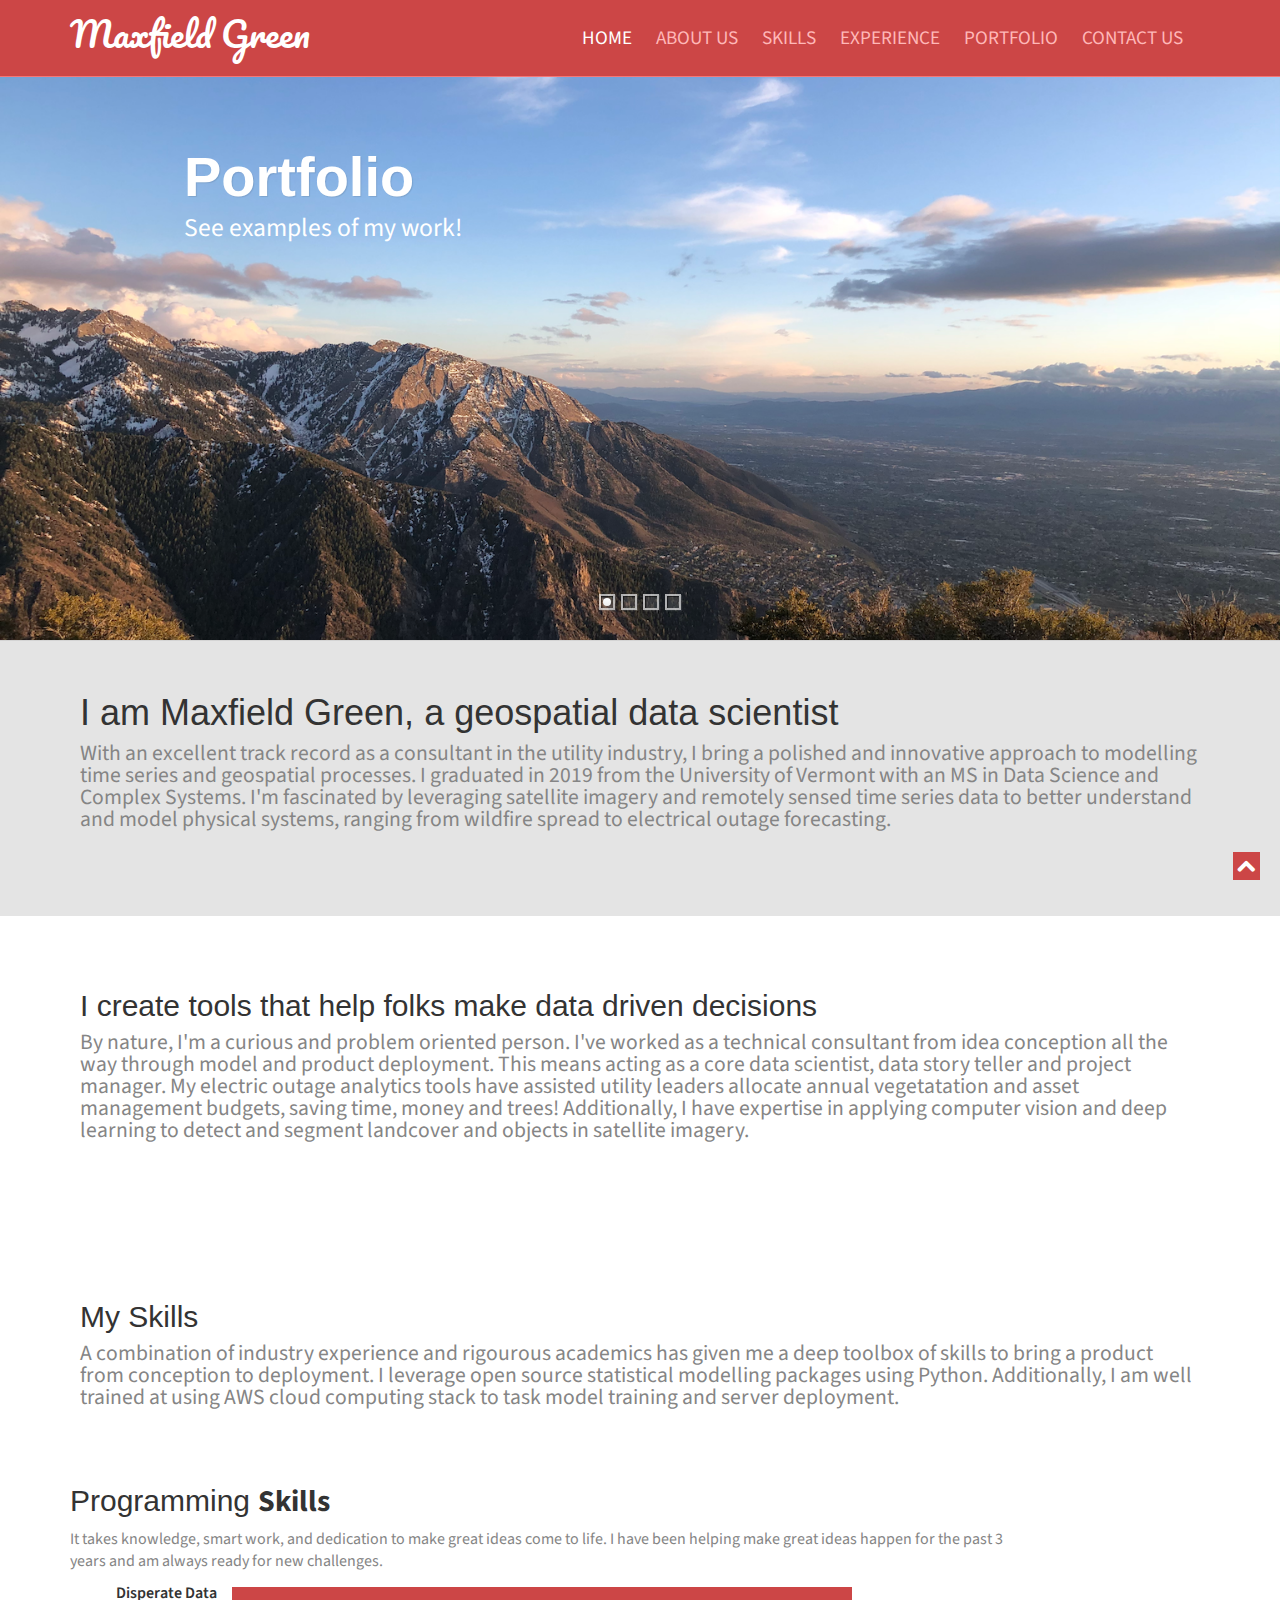
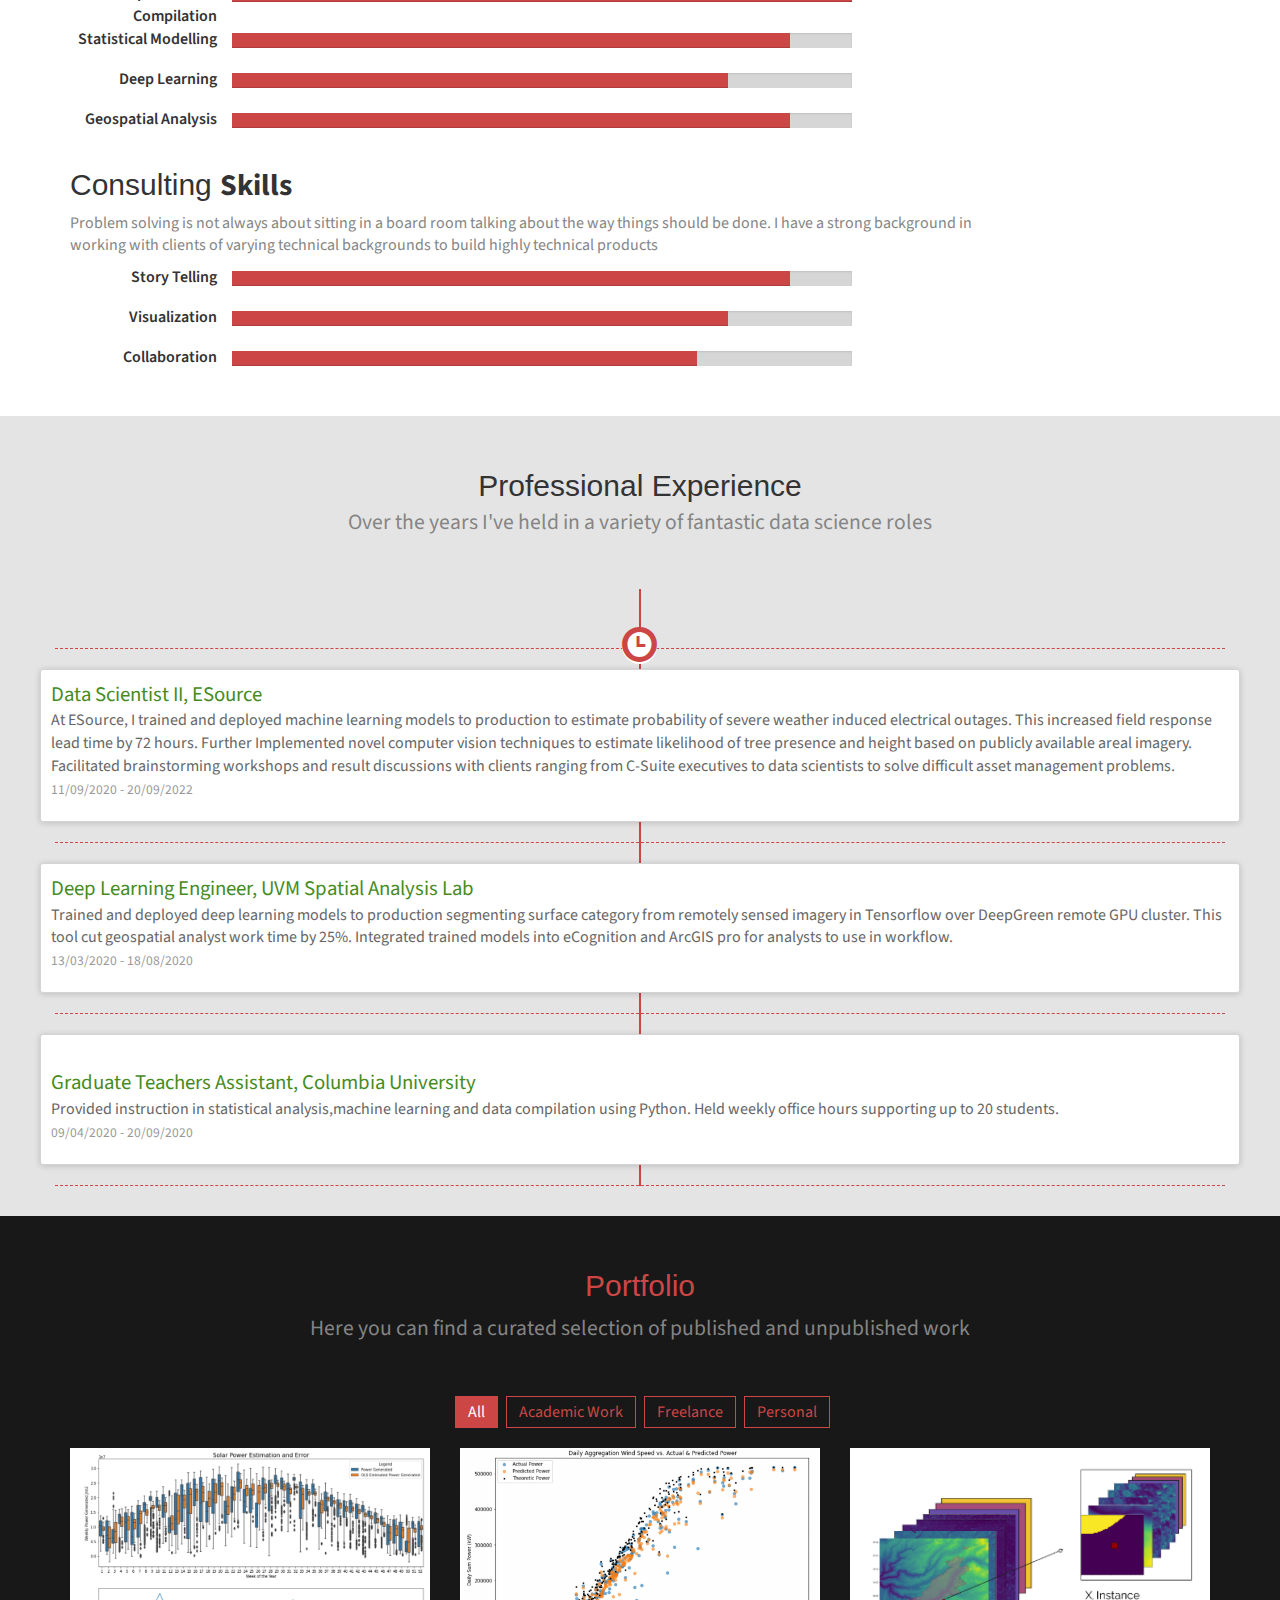
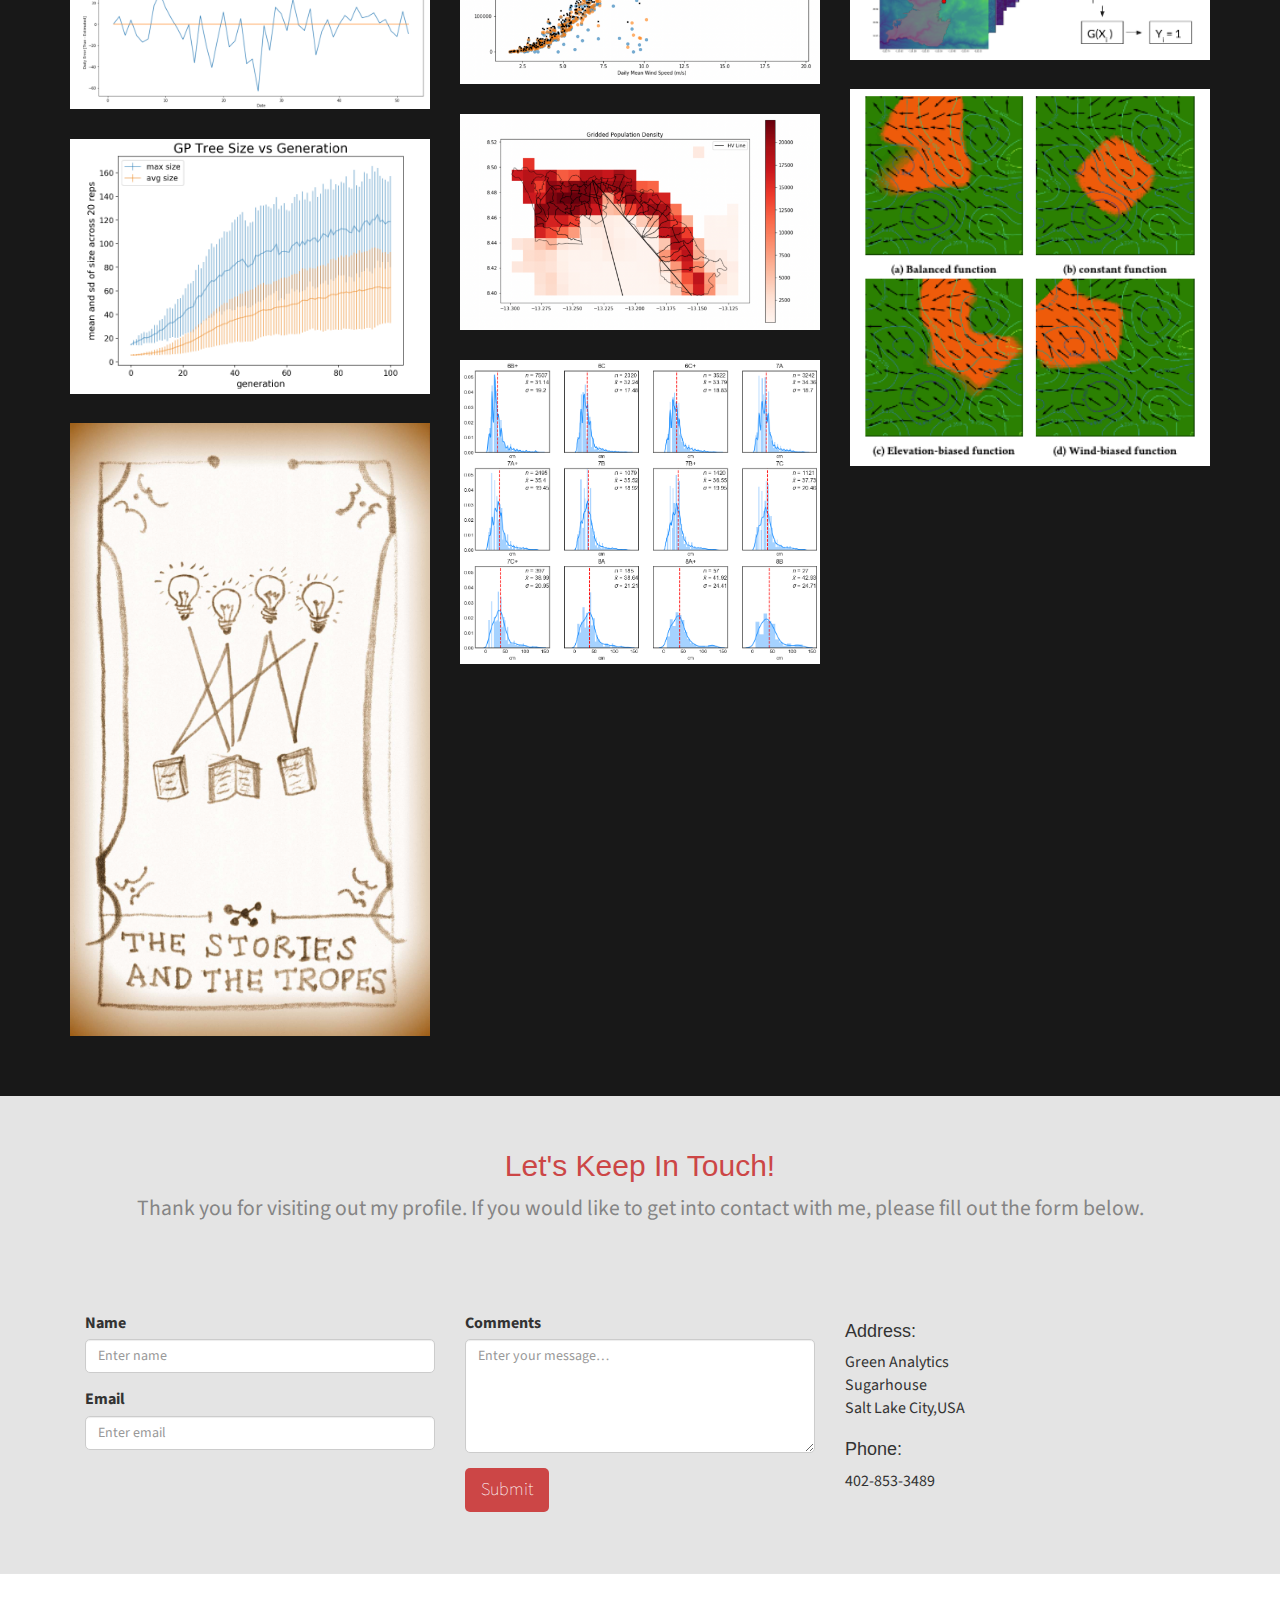
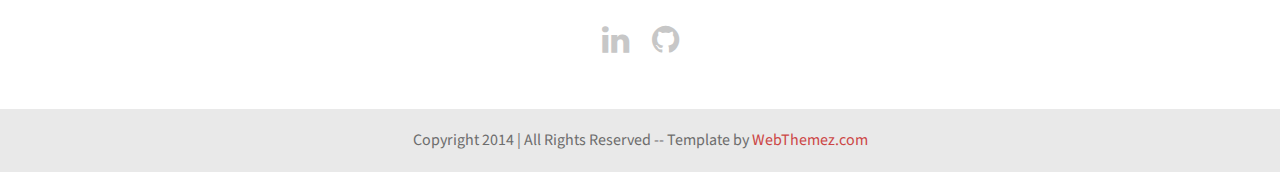
<file: index.html>
<!doctype html>
<!--[if IE 7 ]>    <html lang="en-gb" class="isie ie7 oldie no-js"> <![endif]-->
<!--[if IE 8 ]>    <html lang="en-gb" class="isie ie8 oldie no-js"> <![endif]-->
<!--[if IE 9 ]>    <html lang="en-gb" class="isie ie9 no-js"> <![endif]-->
<!--[if (gt IE 9)|!(IE)]><!-->
<html lang="en-gb" class="no-js">
<!--<![endif]-->
<head>
    <meta charset="utf-8">
    <meta name="viewport" content="width=device-width, initial-scale=1, maximum-scale=1">
    <!--[if lt IE 9]> 
    <meta http-equiv="X-UA-Compatible" content="IE=edge,chrome=1">
    <![endif]-->
    <title>Maxfield Green - Data Science Portfolio</title>
    <meta name="description" content="">
    <meta name="author" content="WebThemez">
    <!--[if lt IE 9]>
        <script src="http://html5shim.googlecode.com/svn/trunk/html5.js"></script>
    <![endif]-->
    <!--[if lte IE 8]>
		<script type="text/javascript" src="http://explorercanvas.googlecode.com/svn/trunk/excanvas.js"></script>
	<![endif]-->
    <link rel="stylesheet" href="css/bootstrap.min.css" />
    <link rel="stylesheet" type="text/css" href="css/isotope.css" media="screen" />
    <link rel="stylesheet" href="js/fancybox/jquery.fancybox.css" type="text/css" media="screen" />
    <link rel="stylesheet" type="text/css" href="css/da-slider.css" />
    <!-- Owl Carousel Assets -->
    <link href="js/owl-carousel/owl.carousel.css" rel="stylesheet">
    <link rel="stylesheet" href="css/styles.css" />
    <!-- Font Awesome -->
    <link href="font/css/font-awesome.min.css" rel="stylesheet">
</head>

<body>
    <header class="header">
        <div class="container">
            <nav class="navbar navbar-inverse" role="navigation">
                <div class="navbar-header">
                    <button type="button" id="nav-toggle" class="navbar-toggle" data-toggle="collapse" data-target="#main-nav">
                        <span class="sr-only">Toggle navigation</span>
                        <span class="icon-bar"></span>
                        <span class="icon-bar"></span>
                        <span class="icon-bar"></span>
                    </button>
                    <a href="#" class="navbar-brand scroll-top logo"><b>Maxfield Green</b></a>
                </div>
                <!--/.navbar-header-->
                <div id="main-nav" class="collapse navbar-collapse">
                    <ul class="nav navbar-nav" id="mainNav">
                        <li class="active"><a href="#home" class="scroll-link">Home</a></li>
                        <li><a href="#aboutUs" class="scroll-link">About Us</a></li>
                        <li><a href="#skills" class="scroll-link">Skills</a></li>
                        <li><a href="#experience" class="scroll-link">Experience</a></li>
                        <li><a href="#portfolio" class="scroll-link">Portfolio</a></li>
                        <li><a href="#contactUs" class="scroll-link">Contact Us</a></li>
                    </ul>
                </div>
                <!--/.navbar-collapse-->
            </nav>
            <!--/.navbar-->
        </div>
        <!--/.container-->
    </header>
    <!--/.header-->
    <div id="#top"></div>
    <section id="home">
        <div class="banner-container">
            <img src="images/portfolio/wasatch.png" alt="banner" />
            <div class="container banner-content">
                <div id="da-slider" class="da-slider">
                    <div class="da-slide">
                        <h2>Portfolio</h2>
                        <p>See examples of my work!</p>
                        <div class="da-img"></div>
                    </div>
                    <div class="da-slide">
                        <h2>Computer Vision</h2>
                        <p>Photos that self identify say a thousand words</p>
                        <div class="da-img"></div>
                    </div>
                    <div class="da-slide">
                        <h2>Inferential Statistics</h2>
                        <p>Quantify effect of key drivers in complex sytems</p>
                        <div class="da-img"></div>
                    </div>
                    <div class="da-slide">
                        <h2>Natural Resource/Remote Sensing</h2>
                        <p>Leverage spectral qualities embedded in aerial imagery</p>
                        <div class="da-img"></div>
                    </div>
				<!--  <nav class="da-arrows">
                        <span class="da-arrows-prev"></span>
                        <span class="da-arrows-next"></span>
                    </nav> -->
                </div>
            </div>
        </div>
    </section>

    
    <!--About-->
    <section id="aboutUs" class="secPad">
        <div class="container">
            <div class="heading text-left">
                <!-- Heading -->
                <h1>I am Maxfield Green, a geospatial data scientist</h1>
                <p>With an excellent track record as a consultant in the utility industry, I bring a polished and innovative approach to modelling time series and geospatial processes. I graduated in 2019 from the University of Vermont with an MS in Data Science and Complex Systems. I'm fascinated by leveraging satellite imagery and remotely sensed time series data to better understand and model physical systems, ranging from wildfire spread to electrical outage forecasting. </p>
            </div>
        </div>
    </section>

    <section id="introText">
        <div class="container">
            <div class="heading text-left">
            <h2>I create tools that help folks make data driven decisions </h2>
              <p>By nature, I'm a curious and problem oriented person. I've worked as a technical consultant from idea conception all the way through model and product deployment. This means acting as a core data scientist, data story teller and project manager. My electric outage analytics tools have assisted utility leaders allocate annual vegetatation and asset management budgets, saving time, money and trees! Additionally, I have expertise in applying computer vision and deep learning to detect and segment landcover and objects in satellite imagery. </p>
            </div>
        </div>
    </section>
    
   
    
    <!--Skills-->
    <section id="skills" class="secPad white">
    	<div class="container">
        <div class="heading text-left">
                <!-- Heading -->
                <h2>My Skills</h2>
                <p>A combination of industry experience and rigourous academics has given me a deep toolbox of skills to bring a product from conception to deployment. I leverage open source statistical modelling packages using Python. Additionally, I am well trained at using AWS cloud computing stack to task model training and server deployment.  </p>
            </div>
        	<div class="row">
                <div class="col-sm-10">
                    <h2>Programming <strong>Skills</strong></h2>
                    <p class="mrgBtm20">
                        It takes knowledge, smart work, and dedication to make great ideas come to life. I have been helping make great ideas happen for the past 3 years and am always ready for new challenges.
                
                    </p>
                    <div class="row">
                        <div class="col-md-2 skilltitle">Disperate Data Compilation</div>
                        <div class="col-md-8">
                            <div class="progress">
                                <div class="progress-bar" role="progressbar" aria-valuenow="90" aria-valuemin="0" aria-valuemax="100" style="width: 100%;">
                                    <span class="sr-only">100% Complete</span>
                                </div>
                            </div>
                        </div>
                    </div>
                    <div class="row">
                        <div class="col-md-2 skilltitle">Statistical Modelling</div>
                        <div class="col-md-8">
                            <div class="progress">
                                <div class="progress-bar" role="progressbar" aria-valuenow="90" aria-valuemin="0" aria-valuemax="100" style="width: 90%;">
                                    <span class="sr-only">90% Complete</span>
                                </div>
                            </div>
                        </div>
                    </div>
                    <div class="row">
                        <div class="col-md-2 skilltitle">Deep Learning</div>
                        <div class="col-md-8">
                            <div class="progress">
                                <div class="progress-bar" role="progressbar" aria-valuenow="80" aria-valuemin="0" aria-valuemax="100" style="width: 80%;">
                                    <span class="sr-only">80% Complete</span>
                                </div>
                            </div>
                        </div>
                    </div>
                    <div class="row">
                        <div class="col-md-2 skilltitle">Geospatial Analysis</div>
                        <div class="col-md-8">
                            <div class="progress">
                                <div class="progress-bar" role="progressbar" aria-valuenow="90" aria-valuemin="0" aria-valuemax="100" style="width: 90%;">
                                    <span class="sr-only">70% Complete</span>
                                </div>
                            </div>
                        </div>
                    </div>      
                </div>
                <div class="col-sm-10">
                    <h2>Consulting <strong>Skills</strong></h2>
                    <p class="mrgBtm20">
                        Problem solving is not always about sitting in a board room talking about the way things should be done. I have a strong background in working with clients of varying technical backgrounds to build highly technical products 
                
                    </p>
                    <div class="row">
                        <div class="col-md-2 skilltitle">Story Telling</div>
                        <div class="col-md-8">
                            <div class="progress">
                                <div class="progress-bar" role="progressbar" aria-valuenow="90" aria-valuemin="0" aria-valuemax="100" style="width: 90%;">
                                    <span class="sr-only">90% Complete</span>
                                </div>
                            </div>
                        </div>
                    </div>
                    <div class="row">
                        <div class="col-md-2 skilltitle">Visualization</div>
                        <div class="col-md-8">
                            <div class="progress">
                                <div class="progress-bar" role="progressbar" aria-valuenow="80" aria-valuemin="0" aria-valuemax="100" style="width: 80%;">
                                    <span class="sr-only">80% Complete</span>
                                </div>
                            </div>
                        </div>
                    </div>
                    <div class="row">
                        <div class="col-md-2 skilltitle">Collaboration </div>
                        <div class="col-md-8">
                            <div class="progress">
                                <div class="progress-bar" role="progressbar" aria-valuenow="75" aria-valuemin="0" aria-valuemax="100" style="width: 75%;">
                                    <span class="sr-only">95% Complete</span>
                                </div>
                            </div>
                        </div>
                    </div>
                </div>
            </div>
        </div>        
    </section>
    
    <!--Experience-->
    <section id="experience" class="secPad">
    	<div class="container">     
           <div class="heading text-center">
                <!-- Heading -->
                <h2>Professional Experience</h2>
                <p>Over the years I've held in a variety of fantastic data science roles</p>
            </div>
        <div id="timeline"><div class="row timeline-movement timeline-movement-top">
   
        <div class="timeline-badge timeline-filter-movement">
            <a href="#">
                <span class="glyphicon glyphicon-time"></span>
            </a>
        </div>
    
    </div>

    <div class="row timeline-movement">
    
    
    
        <div class="col-sm-20  timeline-item">
            <div class="row">
                <div class="col-sm-20">
                    <div class="timeline-panel credits">
                        <ul class="timeline-panel-ul">
                     
                            <li><span class="importo">Data Scientist II, ESource</span></li>

                            <li><span class="causale"> At ESource, I trained and deployed machine learning models to production to estimate probability of severe weather induced electrical outages. This increased field response lead time by 72 hours. Further  Implemented novel computer vision techniques to estimate likelihood of tree presence and height based on publicly available areal imagery. Facilitated brainstorming workshops and result discussions with clients ranging from C-Suite executives to data scientists to solve difficult asset management problems.</span> </li>
                            
                            <li><p><small class="text-muted"> 11/09/2020 - 20/09/2022</small></p> </li>

                        </ul>
                    </div>
    
                </div>
            </div>
        </div>
    
    </div>

    <div class="row timeline-movement">
    
        <div class="col-sm-20  timeline-item">
            <div class="row">
                <div class="col-sm-20">
                    <div class="timeline-panel credits">
                        <ul class="timeline-panel-ul">

                            <!-- # todo replace .. with open space -->
                            <li><span class="importo">Deep Learning Engineer, UVM Spatial Analysis Lab</span></li>

                            <li><span class="causale">  Trained and deployed deep learning models to production segmenting 
                                surface category from remotely sensed imagery in Tensorflow over DeepGreen remote GPU cluster.
                                 This tool cut geospatial analyst work time by 25%. Integrated trained models into eCognition and ArcGIS pro for analysts to use in workflow. </span></li>
                            
                            <li><p><small class="text-muted"> 13/03/2020 - 18/08/2020</small></p> </li>

                        </ul>
                    </div>
    
                </div>
            </div>
        </div>
    
    </div>



    <div class="row timeline-movement">
    
   
    
        <div class="col-sm-20  timeline-item">
            <div class="row">
                <div class="col-sm-20">
                    <div class="timeline-panel credits">
                        <ul class="timeline-panel-ul">
                            &nbsp
                            &nbsp
                            <!-- # todo replace .. with open space -->
                            <li><span class="importo">Graduate Teachers Assistant, Columbia University</span></li>

                            <li><span class="causale"> Provided instruction in statistical analysis,machine learning and data compilation using Python.
                                Held weekly office hours supporting up to 20 students. </span></li>
                            
                            <li><p><small class="text-muted"> 09/04/2020 - 20/09/2020</small></p> </li>

                        </ul>
                    </div>
    
                </div>
            </div>
        </div>
    
    </div>


    

    
    
    
    </div>
    </div>
    </div>
    
    </section>
    
  
   <!--Portfolio-->

   <!-- TODO make the photos link to a document/report per project-->
    <section id="portfolio" class="page-section section appear clearfix secPad">
        <div class="container">

            <div class="heading text-center">
                <!-- Heading -->
                <h2>Portfolio</h2>
                <p>Here you can find a curated selection of published and unpublished work</p>
            </div>

            <div class="row">
                <nav id="filter" class="col-md-12 text-center">
                    <ul>
                        <li><a href="#" class="current btn-theme btn-small" data-filter="*">All</a></li>
                        <li><a href="#" class="btn-theme btn-small" data-filter=".academic">Academic Work</a></li>
                        <li><a href="#" class="btn-theme btn-small" data-filter=".freelance">Freelance</a></li>
                        <li><a href="#" class="btn-theme btn-small" data-filter=".personal">Personal</a></li>
                    </ul>
                </nav>


                <div class="col-md-12">
                    <div class="row">
                        <div class="portfolio-items isotopeWrapper clearfix" id="3">

                            <article class="col-sm-4 isotopeItem personal">
                                <div class="portfolio-item">
                                    <img src="images/portfolio/solar_power_base.png" alt="" />
                                    <div class="portfolio-desc align-center">
                                        <div class="folio-info">
                                            <a href="https://github.com/maxfieldeland64/SOLAR_ENERGY_PREDICTION/tree/main/src" class="fancybox">
                                                <h5>Estimating Solar Power from 11 Member Weather Forecast Ensemble (WIP Repo)</h5>
                                                
                                                <i class="fa fa-arrows-alt fa-2x"></i></a>
                                        </div>
                                    </div>
                                </div>
                            </article>



                            <article class="col-sm-4 isotopeItem personal">
                                <div class="portfolio-item">
                                    <img src="images/portfolio/daily_power_estimate_wind.png" alt="" />
                                    <div class="portfolio-desc align-center">
                                        <div class="folio-info">
                                            <a href="documents/WindEnergyPresentation.pdf" class="fancybox">
                                                <h5>Estimating Wind Power Production from Weather Conditions [PDF]</h5>
                                                
                                                <i class="fa fa-arrows-alt fa-2x"></i></a>
                                        </div>
                                    </div>
                                </div>
                            </article>

                            <article class="col-sm-4 isotopeItem academic">
                                <div class="portfolio-item">
                                    <img src="images/portfolio/deepFire2.png" alt="" />
                                    <div class="portfolio-desc align-center">
                                        <div class="folio-info">
                                            <a href="https://arxiv.org/abs/2009.03977" class="fancybox">
                                                <h5>Modelling Wildfire Spread with Computer Vision</h5>
                                                <i class="fa fa-arrows-alt fa-2x"></i></a>
                                        </div>
                                    </div>
                                </div>
                            </article>


                            <article class="col-sm-4 isotopeItem academic">
                                <div class="portfolio-item">
                                    <img src="images/portfolio/gecco_img.png" alt="" />
                                    <div class="portfolio-desc align-center">
                                        <div class="folio-info">
                                            <a href="https://dl.acm.org/doi/abs/10.1145/3377930.3389836" class="fancybox">
                                                <h5> Modelling Wildfire Spread with Evalutionary Algorithms</h5>
                                                <i class="fa fa-arrows-alt fa-2x"></i></a>
                                        </div>
                                    </div>
                                </div>
                            </article>

                            <article class="col-sm-4 isotopeItem freelance">
                                <div class="portfolio-item">
                                    <img src="images/portfolio/sierra_leone_pop.png" alt="" />
                                    <div class="portfolio-desc align-center">
                                        <div class="folio-info">
                                            <a href="documents/sierra_leone_sampling_closeout.pdf" class="fancybox">
                                                <h5>Sampling Design for Sierra Leone Grid Sensor Deployment</h5>
                                                <i class="fa fa-arrows-alt fa-2x"></i></a>
                                        </div>
                                    </div>
                                </div>
                            </article>

                            <article class="col-sm-4 isotopeItem academic">
                                <div class="portfolio-item">
                                    <img src="images/portfolio/thesis.png" alt="" />
                                    <div class="portfolio-desc align-center">
                                        <div class="folio-info">
                                            <a href="chrome-extension://oemmndcbldboiebfnladdacbdfmadadm/https://cdanfort.w3.uvm.edu/research/max-green-ms-thesis.pdf" class="fancybox">
                                                <h5> M.Sc. Thesis : Some results on a set of data driven stochastic wildfire models</h5>
                                                <i class="fa fa-arrows-alt fa-2x"></i></a>
                                        </div>
                                    </div>
                                </div>
                            </article>

                            <article class="col-sm-4 isotopeItem freelance">
                                <div class="portfolio-item">
                                    <img src="images/portfolio/distance_distributions.png" alt="" />
                                    <div class="portfolio-desc align-center">
                                        <div class="folio-info">
                                            <a href="documents/moonboard_preferences.pdf" class="fancybox">
                                                <h5>Emerging Preferences in Board Climbing Dynamics</h5>
                                                <i class="fa fa-arrows-alt fa-2x"></i></a>
                                        </div>
                                    </div>
                                </div>
                            </article>

                            <article class="col-sm-4 isotopeItem academic">
                                <div class="portfolio-item">
                                    <img src="images/portfolio/POCS.png" alt="" />
                                    <div class="portfolio-desc align-center">
                                        <div class="folio-info">
                                            <a href="pocs.html" class="fancybox">
                                                <h5>UVM Principles of Complex Systems Problem Sets</h5>
                                                <i class="fa fa-arrows-alt fa-2x"></i></a>
                                        </div>
                                    </div>
                                </div>
                            </article>
                        </div>
                    </div>
                </div>
            </div>

        </div>
    </section>

	<!--Contact -->
    <section id="contactUs" class="page-section secPad">
        <div class="container">

            <div class="row">
                <div class="heading text-center">
                    <!-- Heading -->
                    <h2>Let's Keep In Touch!</h2>
                    <p>Thank you for visiting out my profile. If you would like to get into contact with me, please fill out the form below.</p>
                </div>
            </div>

            <div class="row mrgn30">
                <form action="https://formspree.io/f/mvonoddk" method="POST">
                    <div class="col-sm-4">
                        <div class="form-group">
                            <label for="name">Name</label>
                            <input type="text" class="form-control" name="name" id="name" placeholder="Enter name" title="Please enter your name (at least 2 characters)">
                        </div>
                        <div class="form-group">
                            <label for="email">Email</label>
                            <input type="email" class="form-control" name="email" id="email" placeholder="Enter email" title="Please enter a valid email address">
                        </div>
                    </div>
                    <div class="col-sm-4">
                        <div class="form-group">
                            <label for="comments">Comments</label>
                            <textarea name="comment" class="form-control" id="comments" cols="3" rows="5" placeholder="Enter your message…" title="Please enter your message (at least 10 characters)"></textarea>
                        </div>
                        <button name="submit" type="submit" class="btn btn-lg btn-primary" id="submit">Submit</button>
                        <div class="result"></div>
                    </div>
                </form>
                <div class="col-sm-4">
                    <h4>Address:</h4>
                    <address>
                        Green Analytics<br>
                       Sugarhouse<br>
                        Salt Lake City,USA
                        <br>
                    </address>
                    <h4>Phone:</h4>
                    <address>
                        402-853-3489<br>
                    </address>
                </div>
            </div>
        </div> 
        <!--/.container-->
    </section>
    <footer>
        <div class="container">
            <div class="social text-center">
                <a href="https://www.linkedin.com/in/maxfield-green-30774a129/"><i class="fa fa-linkedin"></i></a>
                <a href="https://github.com/maxfieldeland64"><i class="fa fa-github"></i></a>
            </div>

            <div class="clear"></div>
            <!--CLEAR FLOATS-->
        </div>
    </footer>
    <!--/.page-section-->
    <section class="copyright">
        <div class="container">
            <div class="row">
                <div class="col-sm-12 text-center">
                    Copyright 2014 | All Rights Reserved  -- Template by <a href="http://webThemez.com">WebThemez.com</a>
                </div>
            </div>
            <!-- / .row -->
        </div>
    </section>
    <a href="#top" class="topHome"><i class="fa fa-chevron-up fa-2x"></i></a>

    <!--[if lte IE 8]><script src="//ajax.googleapis.com/ajax/libs/jquery/1.11.0/jquery.min.js"></script><![endif]-->
    <script src="js/modernizr-latest.js"></script>
    <script src="js/jquery-1.8.2.min.js" type="text/javascript"></script>
    <script src="js/bootstrap.min.js" type="text/javascript"></script>
    <script src="js/jquery.isotope.min.js" type="text/javascript"></script>
    <script src="js/fancybox/jquery.fancybox.pack.js" type="text/javascript"></script>
    <script src="js/jquery.nav.js" type="text/javascript"></script>
    <script src="js/jquery.cslider.js" type="text/javascript"></script>
    <script src="js/custom.js" type="text/javascript"></script>
    <script src="js/owl-carousel/owl.carousel.js"></script>
</body>
</html>
</file>
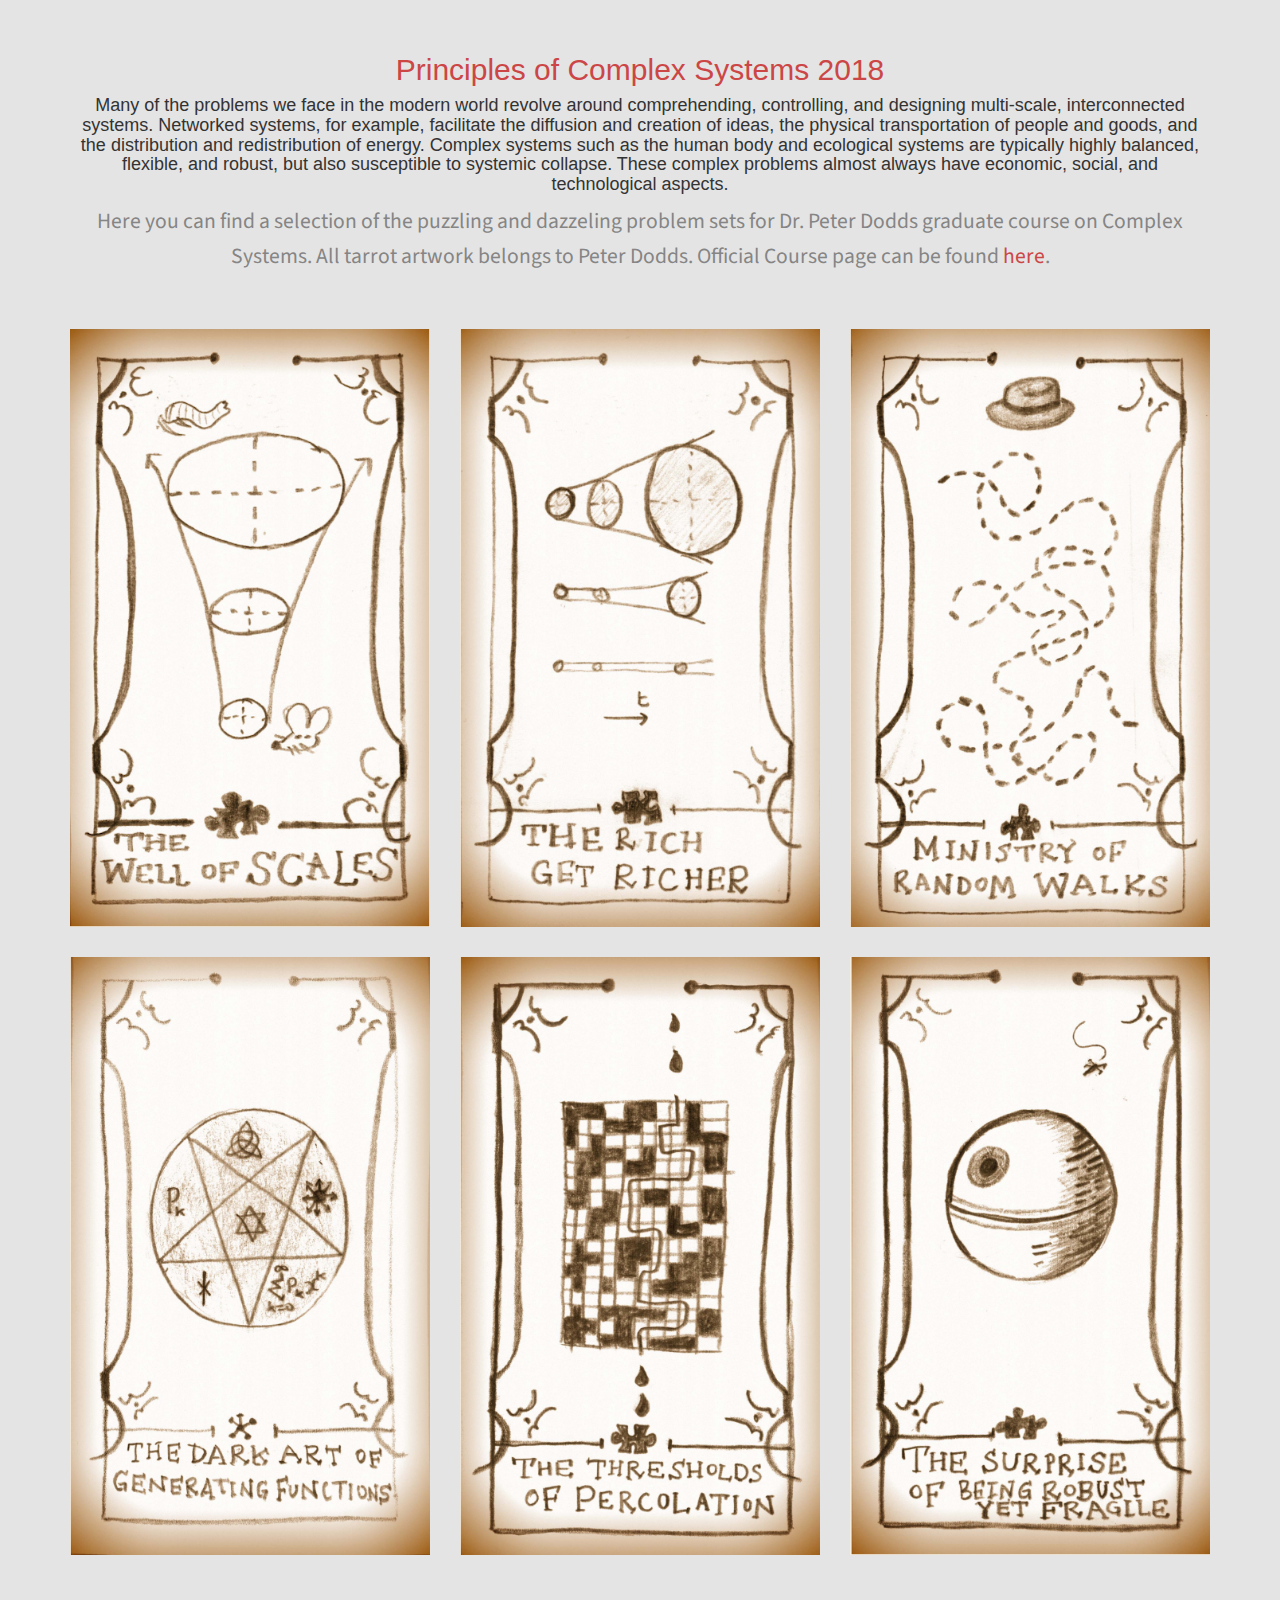
<file: pocs.html>
<!doctype html>
<!--[if IE 7 ]>    <html lang="en-gb" class="isie ie7 oldie no-js"> <![endif]-->
<!--[if IE 8 ]>    <html lang="en-gb" class="isie ie8 oldie no-js"> <![endif]-->
<!--[if IE 9 ]>    <html lang="en-gb" class="isie ie9 no-js"> <![endif]-->
<!--[if (gt IE 9)|!(IE)]><!-->
<html lang="en-gb" class="no-js">
<!--<![endif]-->
<head>
    <meta charset="utf-8">
    <meta name="viewport" content="width=device-width, initial-scale=1, maximum-scale=1">
    <!--[if lt IE 9]> 
    <meta http-equiv="X-UA-Compatible" content="IE=edge,chrome=1">
    <![endif]-->
    <title>Maxfield Green - Data Science Portfolio</title>
    <meta name="description" content="">
    <meta name="author" content="WebThemez">
    <!--[if lt IE 9]>
        <script src="http://html5shim.googlecode.com/svn/trunk/html5.js"></script>
    <![endif]-->
    <!--[if lte IE 8]>
		<script type="text/javascript" src="http://explorercanvas.googlecode.com/svn/trunk/excanvas.js"></script>
	<![endif]-->
    <link rel="stylesheet" href="css/bootstrap.min.css" />
    <link rel="stylesheet" type="text/css" href="css/isotope.css" media="screen" />
    <link rel="stylesheet" href="js/fancybox/jquery.fancybox.css" type="text/css" media="screen" />
    <link rel="stylesheet" type="text/css" href="css/da-slider.css" />
    <!-- Owl Carousel Assets -->
    <link href="js/owl-carousel/owl.carousel.css" rel="stylesheet">
    <link rel="stylesheet" href="css/styles.css" />
    <!-- Font Awesome -->
    <link href="font/css/font-awesome.min.css" rel="stylesheet">
</head>



   <!--Portfolio-->

   <!-- TODO make the photos link to a document/report per project-->
   <section id="secPad white" class="page-section section appear clearfix secPad">
    <div class="container">

        <div class="heading text-center">
            <!-- Heading -->
            <h2>Principles of Complex Systems 2018</h2>
            <h4>Many of the problems we face in the modern world revolve around comprehending, controlling, and designing multi-scale, interconnected systems. Networked systems, for example, facilitate the diffusion and creation of ideas, the physical transportation of people and goods, and the distribution and redistribution of energy. Complex systems such as the human body and ecological systems are typically highly balanced, flexible, and robust, but also susceptible to systemic collapse. These complex problems almost always have economic, social, and technological aspects.</h4>
            <p>Here you can find a selection of the puzzling and dazzeling problem sets for Dr. Peter Dodds graduate course on Complex Systems. All tarrot artwork belongs to Peter Dodds. Official Course page can be found <a href = 'https://pdodds.w3.uvm.edu/teaching/courses/2017-08UVM-300/'>here</a>.</p>
        </div>

        <div class="row">
            
            <div class="col-md-12">
                <div class="row">
                    <div class="portfolio-items isotopeWrapper clearfix" id="3">

                        <article class="col-sm-4 isotopeItem personal">
                            <div class="portfolio-item">
                                <img src="images/portfolio/pocs_images/POCS1.png" alt="" />
                                <div class="portfolio-desc align-center">
                                    <div class="folio-info">
                                        <a href="documents/POCS/POCS1.pdf" class="fancybox">
                                            <h5>Bizarre Gardening Accident : An Investigation in Scales</h5>
                                            <i class="fa fa-arrows-alt fa-2x"></i></a>
                                    </div>
                                </div>
                            </div>
                        </article>

                        <article class="col-sm-4 isotopeItem academic">
                            <div class="portfolio-item">
                                <img src="images/portfolio/pocs_images/POCS3.png" alt="" />
                                <div class="portfolio-desc align-center">
                                    <div class="folio-info">
                                        <a href="documents/POCS/POCS3.pdf" class="fancybox">
                                            <h5> Remedial Chaos Theory and Zipf! </h5>
                                            <i class="fa fa-arrows-alt fa-2x"></i></a>
                                    </div>
                                </div>
                            </div>
                        </article>

                        <article class="col-sm-4 isotopeItem academic">
                            <div class="portfolio-item">
                                <img src="images/portfolio/pocs_images/POCS4.png" alt="" />
                                <div class="portfolio-desc align-center">
                                    <div class="folio-info">
                                        <a href="documents/POCS/POCS4.pdf" class="fancybox">
                                            <h5> Random Walks & Preferential Attatchment</h5>
                                            <i class="fa fa-arrows-alt fa-2x"></i></a>
                                    </div>
                                </div>
                            </div>
                        </article>

                        <article class="col-sm-4 isotopeItem freelance">
                            <div class="portfolio-item">
                                <img src="images/portfolio/pocs_images/POCS5.png" alt="" />
                                <div class="portfolio-desc align-center">
                                    <div class="folio-info">
                                        <a href="documents/POCS/POCS5.pdf" class="fancybox">
                                            <h5>Mandelbrotian derivation & Rare Words</h5>
                                            <i class="fa fa-arrows-alt fa-2x"></i></a>
                                    </div>
                                </div>
                            </div>
                        </article>

                        <article class="col-sm-4 isotopeItem academic">
                            <div class="portfolio-item">
                                <img src="images/portfolio/pocs_images/POCS6.png" alt="" />
                                <div class="portfolio-desc align-center">
                                    <div class="folio-info">
                                        <a href="documents/POCS/POCS6.pdf" class="fancybox">
                                            <h5>Theoretical Percolation in N Dimensions</h5>
                                            <i class="fa fa-arrows-alt fa-2x"></i></a>
                                    </div>
                                </div>
                            </div>
                        </article>

                        <article class="col-sm-4 isotopeItem academic">
                            <div class="portfolio-item">
                                <img src="images/portfolio/pocs_images/POCS7.png" alt="" />
                                <div class="portfolio-desc align-center">
                                    <div class="folio-info">
                                        <a href="documents/POCS/POCS7.pdf" class="fancybox">
                                            <h5>Discrete Highly Optimized Tolerance in N Dimensions</h5>
                                            <i class="fa fa-arrows-alt fa-2x"></i></a>
                                    </div>
                                </div>
                            </div>
                        </article>

                    </div>

                </div>


            </div>
        </div>

    </div>
</section>



</body>
</html>
</file>
<file: css/isotope.css>
/* Start: Recommended Isotope styles */

/**** Isotope Filtering ****/

.isotope-item {
  z-index: 2;
}

.isotope-hidden.isotope-item {
  pointer-events: none;
  z-index: 1;
}

/**** Isotope CSS3 transitions ****/

.isotope,
.isotope .isotope-item {
  -webkit-transition-duration: 0.8s;
     -moz-transition-duration: 0.8s;
      -ms-transition-duration: 0.8s;
       -o-transition-duration: 0.8s;
          transition-duration: 0.8s;
}

.isotope {
  -webkit-transition-property: height, width;
     -moz-transition-property: height, width;
      -ms-transition-property: height, width;
       -o-transition-property: height, width;
          transition-property: height, width;
}

.isotope .isotope-item {
  -webkit-transition-property: -webkit-transform, opacity;
     -moz-transition-property:    -moz-transform, opacity;
      -ms-transition-property:     -ms-transform, opacity;
       -o-transition-property:         top, left, opacity;
          transition-property:         transform, opacity;
}

/**** disabling Isotope CSS3 transitions ****/

.isotope.no-transition,
.isotope.no-transition .isotope-item,
.isotope .isotope-item.no-transition {
  -webkit-transition-duration: 0s;
     -moz-transition-duration: 0s;
      -ms-transition-duration: 0s;
       -o-transition-duration: 0s;
          transition-duration: 0s;
}

/* End: Recommended Isotope styles */



/* disable CSS transitions for containers with infinite scrolling*/
.isotope.infinite-scrolling {
  -webkit-transition: none;
     -moz-transition: none;
      -ms-transition: none;
       -o-transition: none;
          transition: none;
}



/**** Isotope styles ****/

/* required for containers to inherit vertical size from window */
/*html,
body {
  height: 100%;
}*/

#container {
  border: 1px solid #666;
  padding: 5px;
  margin-bottom: 20px;
}

.element {
  width: 110px;
  height: 110px;
  margin: 5px;
  float: left;
  overflow: hidden;
  position: relative;
  background: #888;
  color: #222;
  -webkit-border-top-right-radius: 1.2em;
      -moz-border-radius-topright: 1.2em;
          border-top-right-radius: 1.2em;
}

.element.alkali          { background: #F00; background: hsl(   0, 100%, 50%); }
.element.alkaline-earth  { background: #F80; background: hsl(  36, 100%, 50%); }
.element.lanthanoid      { background: #FF0; background: hsl(  72, 100%, 50%); }
.element.actinoid        { background: #0F0; background: hsl( 108, 100%, 50%); }
.element.transition      { background: #0F8; background: hsl( 144, 100%, 50%); }
.element.post-transition { background: #0FF; background: hsl( 180, 100%, 50%); }
.element.metalloid       { background: #08F; background: hsl( 216, 100%, 50%); }
.element.other.nonmetal  { background: #00F; background: hsl( 252, 100%, 50%); }
.element.halogen         { background: #F0F; background: hsl( 288, 100%, 50%); }
.element.noble-gas       { background: #F08; background: hsl( 324, 100%, 50%); }


.element * {
  position: absolute;
  margin: 0;
}

.element .symbol {
  left: 0.2em;
  top: 0.4em;
  font-size: 3.8em;
  line-height: 1.0em;
  color: #FFF;
}
.element.large .symbol {
  font-size: 4.5em;
}

.element.fake .symbol {
  color: #000;
}

.element .name {
  left: 0.5em;
  bottom: 1.6em;
  font-size: 1.05em;
}

.element .weight {
  font-size: 0.9em;
  left: 0.5em;
  bottom: 0.5em;
}

.element .number {
  font-size: 1.25em;
  font-weight: bold;
  color: hsla(0,0%,0%,.5);
  right: 0.5em;
  top: 0.5em;
}

.variable-sizes .element.width2 { width: 230px; }

.variable-sizes .element.height2 { height: 230px; }

.variable-sizes .element.width2.height2 {
  font-size: 2.0em;
}

.element.large,
.variable-sizes .element.large,
.variable-sizes .element.large.width2.height2 {
  font-size: 3.0em;
  width: 350px;
  height: 350px;
  z-index: 100;
}

.clickable .element:hover {
  cursor: pointer;
}

.clickable .element:hover h3 {
  text-shadow:
    0 0 10px white,
    0 0 10px white
  ;
}

.clickable .element:hover h2 {
  color: white;
}
</file>
<file: css/da-slider.css>
.da-slider{
	width: 100%;
	min-width: 520px;
	height: 500px;
	position: relative;
	margin: 4% auto;
	overflow: hidden;
	/*background: transparent url(../images/waves.gif) repeat 0% 0%;
	border-top: 8px solid #efc34a;
	border-bottom: 8px solid #efc34a;
	box-shadow: 0px 1px 1px rgba(0,0,0,0.2), 0px -2px 1px #fff;*/ 
	-webkit-transition: background-position 1s ease-out 0.3s;
	-moz-transition: background-position 1s ease-out 0.3s;
	-o-transition: background-position 1s ease-out 0.3s;
	-ms-transition: background-position 1s ease-out 0.3s;
	transition: background-position 1s ease-out 0.3s;
}
.da-slide{
	position: absolute;
	width: 100%;
	height: 100%;
	top: 0px;
	left: 0px; 
	text-align: left;
}
.da-slide-current{
	z-index: 1000;
}
.da-slider-fb .da-slide{
	left: 100%;
}
.da-slider-fb  .da-slide.da-slide-current{
	left: 0px;
}
.da-slide h2,
.da-slide p,
.da-slide .da-link,
.da-slide .da-img{
	position: absolute;
	opacity: 0;
	left: 110%;
}
.da-slider-fb .da-slide h2,
.da-slider-fb .da-slide p,
.da-slider-fb .da-slide .da-link{
	left: 10%;
	opacity: 1;
}
.da-slider-fb .da-slide .da-img{
	left: 60%;
	opacity: 1;
}
.da-slide h2{
	color: #fff;
	font-size: 66px;
	width: 50%;
	top: 60px;
	white-space: nowrap;
	z-index: 10;
	text-shadow: 1px 1px 1px rgba(0,0,0,0.1); 
	font-weight: 700;
}
.da-slide p{
	width: 45%;
	top: 155px;
	color: #916c05;
	font-size: 18px;
	line-height: 26px;
	height: 80px;
	overflow: hidden;
	font-style: italic;
	font-weight: 400;
	font-style: italic;
}
.da-slide .da-img{
	text-align: center;
	width: 30%;
	top: 70px;
	height: 256px;
	line-height: 320px;
	left: 110%; /*60%*/
}
.da-slide .da-link{
	top: 270px; /*depends on p height*/
	color: #fff;
	text-shadow: 1px 1px 1px rgba(0,0,0,0.2);
	border: 3px solid rgba(255,255,255,0.8);
	padding: 2px 20px 0px;
	font-size: 16px;
	line-height: 30px;
	width: auto;
	text-align: center;
	background: rgba(255,255,255,0.2);
}
.da-slide .da-link:hover{
	background: rgba(255,255,255,0.3);
}
.da-dots{
	width: 100%;
	position: absolute;
	text-align: center;
	left: 0px;
	bottom: 20px;
	z-index: 2000;
	-moz-user-select: none;
	-webkit-user-select: none;
}
.da-dots span{
	display: inline-block;
	position: relative;
	width: 12px;
	height: 12px;
	border-radius: 50%;
	background: #fb6c00;
	margin: 3px;
	cursor: pointer;
	box-shadow: 
		1px 1px 1px rgba(0,0,0,0.1) inset, 
		1px 1px 1px rgba(255,255,255,0.1);
}
.da-dots span.da-dots-current:after{
	content: '';
	width: 8px;
	height: 8px;
	position: absolute;
	top: 2px;
	left: 2px;
	border-radius: 50%;
	background: rgb(255,255,255);
	background: -moz-linear-gradient(top, rgba(255,255,255,1) 0%, rgba(246,246,246,1) 47%, rgba(237,237,237,1) 100%);
	background: -webkit-gradient(linear, left top, left bottom, color-stop(0%,rgba(255,255,255,1)), color-stop(47%,rgba(246,246,246,1)), color-stop(100%,rgba(237,237,237,1)));
	background: -webkit-linear-gradient(top, rgba(255,255,255,1) 0%,rgba(246,246,246,1) 47%,rgba(237,237,237,1) 100%);
	background: -o-linear-gradient(top, rgba(255,255,255,1) 0%,rgba(246,246,246,1) 47%,rgba(237,237,237,1) 100%);
	background: -ms-linear-gradient(top, rgba(255,255,255,1) 0%,rgba(246,246,246,1) 47%,rgba(237,237,237,1) 100%);
	background: linear-gradient(top, rgba(255,255,255,1) 0%,rgba(246,246,246,1) 47%,rgba(237,237,237,1) 100%);
	filter: progid:DXImageTransform.Microsoft.gradient( startColorstr='#ffffff', endColorstr='#ededed',GradientType=0 );
}
.da-arrows{
	-moz-user-select: none;
	-webkit-user-select: none;
}
.da-arrows span{
	position: absolute;
	top: 50%;
	height: 30px;
	width: 30px;
	border-radius: 50%;
	background:rgba(255, 255, 255, 0.29);    
	cursor: pointer;
	z-index: 2000;
	opacity: 0;
	box-shadow: 
		1px 1px 1px rgba(0,0,0,0.1) inset, 
		1px 1px 1px rgba(255,255,255,0.1);
	-webkit-transition: opacity 0.4s ease-in-out-out 0.2s;
	-moz-transition: opacity 0.4s ease-in-out-out 0.2s;
	-o-transition: opacity 0.4s ease-in-out-out 0.2s;
	-ms-transition: opacity 0.4s ease-in-out-out 0.2s;
	transition: opacity 0.4s ease-in-out-out 0.2s;
}
.da-slider:hover .da-arrows span{
	opacity: 1;
}
.da-arrows span:after{
	content: '';
	position: absolute;
	width: 20px;
	height: 20px;
	top: 5px;
	left: 5px;
	background: transparent url(../images/arrows.png) no-repeat top left;
	border-radius: 50%;
	box-shadow: 1px 1px 2px rgba(0,0,0,0.1);
}
.da-arrows span:hover:after{
	box-shadow: 1px 1px 4px rgba(0,0,0,0.3);
}
.da-arrows span:active:after{
	box-shadow: 1px 1px 1px rgba(255,255,255,0.1);
}
.da-arrows span.da-arrows-next:after{
	background-position: top right;
}
.da-arrows span.da-arrows-prev{
	left: 15px;
}
.da-arrows span.da-arrows-next{
	right: 15px;
}

.da-slide-current h2,
.da-slide-current p,
.da-slide-current .da-link{
	left: 10%;
	opacity: 1;
}
.da-slide-current .da-img{
	left: 60%;
	opacity: 1;
}
/* Animation classes and animations */

/* Slide in from the right*/
.da-slide-fromright h2{
	-webkit-animation: fromRightAnim1 0.6s ease-in-out 0.8s both;
	-moz-animation: fromRightAnim1 0.6s ease-in-out 0.8s both;
	-o-animation: fromRightAnim1 0.6s ease-in-out 0.8s both;
	-ms-animation: fromRightAnim1 0.6s ease-in-out 0.8s both;
	animation: fromRightAnim1 0.6s ease-in-out 0.8s both;
}
.da-slide-fromright p{
	-webkit-animation: fromRightAnim2 0.6s ease-in-out 0.8s both;
	-moz-animation: fromRightAnim2 0.6s ease-in-out 0.8s both;
	-o-animation: fromRightAnim2 0.6s ease-in-out 0.8s both;
	-ms-animation: fromRightAnim2 0.6s ease-in-out 0.8s both;
	animation: fromRightAnim2 0.6s ease-in-out 0.8s both;
}
.da-slide-fromright .da-link{
	-webkit-animation: fromRightAnim3 0.4s ease-in-out 1.2s both;
	-moz-animation: fromRightAnim3 0.4s ease-in-out 1.2s both;
	-o-animation: fromRightAnim3 0.4s ease-in-out 1.2s both;
	-ms-animation: fromRightAnim3 0.4s ease-in-out 1.2s both;
	animation: fromRightAnim3 0.4s ease-in-out 1.2s both;
}
.da-slide-fromright .da-img{
	-webkit-animation: fromRightAnim4 0.6s ease-in-out 0.8s both;
	-moz-animation: fromRightAnim4 0.6s ease-in-out 0.8s both;
	-o-animation: fromRightAnim4 0.6s ease-in-out 0.8s both;
	-ms-animation: fromRightAnim4 0.6s ease-in-out 0.8s both;
	animation: fromRightAnim4 0.6s ease-in-out 0.8s both;
}
@-webkit-keyframes fromRightAnim1{
	0%{ left: 110%; opacity: 0; }
	100%{ left: 10%; opacity: 1; }
}
@-webkit-keyframes fromRightAnim2{
	0%{ left: 110%; opacity: 0; }
	100%{ left: 10%; opacity: 1; }
}
@-webkit-keyframes fromRightAnim3{
	0%{ left: 110%; opacity: 0; }
	1%{ left: 10%; opacity: 0; }
	100%{ left: 10%; opacity: 1; }
}
@-webkit-keyframes fromRightAnim4{
	0%{ left: 110%; opacity: 0; }
	100%{ left: 60%; opacity: 1; }
}

@-moz-keyframes fromRightAnim1{
	0%{ left: 110%; opacity: 0; }
	100%{ left: 10%; opacity: 1; }
}
@-moz-keyframes fromRightAnim2{
	0%{ left: 110%; opacity: 0; }
	100%{ left: 10%; opacity: 1; }
}
@-moz-keyframes fromRightAnim3{
	0%{ left: 110%; opacity: 0; }
	1%{ left: 10%; opacity: 0; }
	100%{ left: 10%; opacity: 1; }
}
@-moz-keyframes fromRightAnim4{
	0%{ left: 110%; opacity: 0; }
	100%{ left: 60%; opacity: 1; }
}

@-o-keyframes fromRightAnim1{
	0%{ left: 110%; opacity: 0; }
	100%{ left: 10%; opacity: 1; }
}
@-o-keyframes fromRightAnim2{
	0%{ left: 110%; opacity: 0; }
	100%{ left: 10%; opacity: 1; }
}
@-o-keyframes fromRightAnim3{
	0%{ left: 110%; opacity: 0; }
	1%{ left: 10%; opacity: 0; }
	100%{ left: 10%; opacity: 1; }
}
@-o-keyframes fromRightAnim4{
	0%{ left: 110%; opacity: 0; }
	100%{ left: 60%; opacity: 1; }
}

@-ms-keyframes fromRightAnim1{
	0%{ left: 110%; opacity: 0; }
	100%{ left: 10%; opacity: 1; }
}
@-ms-keyframes fromRightAnim2{
	0%{ left: 110%; opacity: 0; }
	100%{ left: 10%; opacity: 1; }
}
@-ms-keyframes fromRightAnim3{
	0%{ left: 110%; opacity: 0; }
	1%{ left: 10%; opacity: 0; }
	100%{ left: 10%; opacity: 1; }
}
@-ms-keyframes fromRightAnim4{
	0%{ left: 110%; opacity: 0; }
	100%{ left: 60%; opacity: 1; }
}

@keyframes fromRightAnim1{
	0%{ left: 110%; opacity: 0; }
	100%{ left: 10%; opacity: 1; }
}
@keyframes fromRightAnim2{
	0%{ left: 110%; opacity: 0; }
	100%{ left: 10%; opacity: 1; }
}
@keyframes fromRightAnim3{
	0%{ left: 110%; opacity: 0; }
	1%{ left: 10%; opacity: 0; }
	100%{ left: 10%; opacity: 1; }
}
@keyframes fromRightAnim4{
	0%{ left: 110%; opacity: 0; }
	100%{ left: 60%; opacity: 1; }
}
/* Slide in from the left*/
.da-slide-fromleft h2{
	-webkit-animation: fromLeftAnim1 0.6s ease-in-out 0.6s both;
	-moz-animation: fromLeftAnim1 0.6s ease-in-out 0.6s both;
	-o-animation: fromLeftAnim1 0.6s ease-in-out 0.6s both;
	-ms-animation: fromLeftAnim1 0.6s ease-in-out 0.6s both;
	animation: fromLeftAnim1 0.6s ease-in-out 0.6s both;
}
.da-slide-fromleft p{
	-webkit-animation: fromLeftAnim2 0.6s ease-in-out 0.6s both;
	-moz-animation: fromLeftAnim2 0.6s ease-in-out 0.6s both;
	-o-animation: fromLeftAnim2 0.6s ease-in-out 0.6s both;
	-ms-animation: fromLeftAnim2 0.6s ease-in-out 0.6s both;
	animation: fromLeftAnim2 0.6s ease-in-out 0.6s both;
}
.da-slide-fromleft .da-link{
	-webkit-animation: fromLeftAnim3 0.4s ease-in-out 1.2s both;
	-moz-animation: fromLeftAnim3 0.4s ease-in-out 1.2s both;
	-o-animation: fromLeftAnim3 0.4s ease-in-out 1.2s both;
	-ms-animation: fromLeftAnim3 0.4s ease-in-out 1.2s both;
	animation: fromLeftAnim3 0.4s ease-in-out 1.2s both;
}
.da-slide-fromleft .da-img{
	-webkit-animation: fromLeftAnim4 0.6s ease-in-out 0.6s both;
	-moz-animation: fromLeftAnim4 0.6s ease-in-out 0.6s both;
	-o-animation: fromLeftAnim4 0.6s ease-in-out 0.6s both;
	-ms-animation: fromLeftAnim4 0.6s ease-in-out 0.6s both;
	animation: fromLeftAnim4 0.6s ease-in-out 0.6s both;
}
@-webkit-keyframes fromLeftAnim1{
	0%{ left: -110%; opacity: 0; }
	100%{ left: 10%; opacity: 1; }
}
@-webkit-keyframes fromLeftAnim2{
	0%{ left: -110%; opacity: 0; }
	100%{ left: 10%; opacity: 1; }
}
@-webkit-keyframes fromLeftAnim3{
	0%{ left: -110%; opacity: 0; }
	1%{ left: 10%; opacity: 0; }
	100%{ left: 10%; opacity: 1; }
}
@-webkit-keyframes fromLeftAnim4{
	0%{ left: -110%; opacity: 0; }
	100%{ left: 60%; opacity: 1; }
}

@-moz-keyframes fromLeftAnim1{
	0%{ left: -110%; opacity: 0; }
	100%{ left: 10%; opacity: 1; }
}
@-moz-keyframes fromLeftAnim2{
	0%{ left: -110%; opacity: 0; }
	100%{ left: 10%; opacity: 1; }
}
@-moz-keyframes fromLeftAnim3{
	0%{ left: -110%; opacity: 0; }
	1%{ left: 10%; opacity: 0; }
	100%{ left: 10%; opacity: 1; }
}
@-moz-keyframes fromLeftAnim4{
	0%{ left: -110%; opacity: 0; }
	100%{ left: 60%; opacity: 1; }
}

@-o-keyframes fromLeftAnim1{
	0%{ left: -110%; opacity: 0; }
	100%{ left: 10%; opacity: 1; }
}
@-o-keyframes fromLeftAnim2{
	0%{ left: -110%; opacity: 0; }
	100%{ left: 10%; opacity: 1; }
}
@-o-keyframes fromLeftAnim3{
	0%{ left: -110%; opacity: 0; }
	1%{ left: 10%; opacity: 0; }
	100%{ left: 10%; opacity: 1; }
}
@-o-keyframes fromLeftAnim4{
	0%{ left: -110%; opacity: 0; }
	100%{ left: 60%; opacity: 1; }
}

@-ms-keyframes fromLeftAnim1{
	0%{ left: -110%; opacity: 0; }
	100%{ left: 10%; opacity: 1; }
}
@-ms-keyframes fromLeftAnim2{
	0%{ left: -110%; opacity: 0; }
	100%{ left: 10%; opacity: 1; }
}
@-ms-keyframes fromLeftAnim3{
	0%{ left: -110%; opacity: 0; }
	1%{ left: 10%; opacity: 0; }
	100%{ left: 10%; opacity: 1; }
}
@-ms-keyframes fromLeftAnim4{
	0%{ left: -110%; opacity: 0; }
	100%{ left: 60%; opacity: 1; }
}

@keyframes fromLeftAnim1{
	0%{ left: -110%; opacity: 0; }
	100%{ left: 10%; opacity: 1; }
}
@keyframes fromLeftAnim2{
	0%{ left: -110%; opacity: 0; }
	100%{ left: 10%; opacity: 1; }
}
@keyframes fromLeftAnim3{
	0%{ left: -110%; opacity: 0; }
	1%{ left: 10%; opacity: 0; }
	100%{ left: 10%; opacity: 1; }
}
@keyframes fromLeftAnim4{
	0%{ left: -110%; opacity: 0; }
	100%{ left: 60%; opacity: 1; }
}
/* Slide out to the right */
.da-slide-toright h2{
	-webkit-animation: toRightAnim1 0.6s ease-in-out 0.6s both;
	-moz-animation: toRightAnim1 0.6s ease-in-out 0.6s both;
	-o-animation: toRightAnim1 0.6s ease-in-out 0.6s both;
	-ms-animation: toRightAnim1 0.6s ease-in-out 0.6s both;
	animation: toRightAnim1 0.6s ease-in-out 0.6s both;
}
.da-slide-toright p{
	-webkit-animation: toRightAnim2 0.6s ease-in-out 0.3s both;
	-moz-animation: toRightAnim2 0.6s ease-in-out 0.3s both;
	-o-animation: toRightAnim2 0.6s ease-in-out 0.3s both;
	-ms-animation: toRightAnim2 0.6s ease-in-out 0.3s both;
	animation: toRightAnim2 0.6s ease-in-out 0.3s both;
}
.da-slide-toright .da-link{
	-webkit-animation: toRightAnim3 0.4s ease-in-out both;
	-moz-animation: toRightAnim3 0.4s ease-in-out both;
	-o-animation: toRightAnim3 0.4s ease-in-out both;
	-ms-animation: toRightAnim3 0.4s ease-in-out both;
	animation: toRightAnim3 0.4s ease-in-out both;
}
.da-slide-toright .da-img{
	-webkit-animation: toRightAnim4 0.6s ease-in-out both;
	-moz-animation: toRightAnim4 0.6s ease-in-out both;
	-o-animation: toRightAnim4 0.6s ease-in-out both;
	-ms-animation: toRightAnim4 0.6s ease-in-out both;
	animation: toRightAnim4 0.6s ease-in-out both;
}
@-webkit-keyframes toRightAnim1{
	0%{ left: 10%;  opacity: 1; }
	100%{ left: 100%; opacity: 0; }
}
@-webkit-keyframes toRightAnim2{
	0%{ left: 10%;  opacity: 1; }
	100%{ left: 100%; opacity: 0; }
}
@-webkit-keyframes toRightAnim3{
	0%{ left: 10%;  opacity: 1; }
	99%{ left: 10%; opacity: 0; }
	100%{ left: 100%; opacity: 0; }
}
@-webkit-keyframes toRightAnim4{
	0%{ left: 60%;  opacity: 1; }
	30%{ left: 55%;  opacity: 1; }
	100%{ left: 100%; opacity: 0; }
}

@-moz-keyframes toRightAnim1{
	0%{ left: 10%;  opacity: 1; }
	100%{ left: 100%; opacity: 0; }
}
@-moz-keyframes toRightAnim2{
	0%{ left: 10%;  opacity: 1; }
	100%{ left: 100%; opacity: 0; }
}
@-moz-keyframes toRightAnim3{
	0%{ left: 10%;  opacity: 1; }
	99%{ left: 10%; opacity: 0; }
	100%{ left: 100%; opacity: 0; }
}
@-moz-keyframes toRightAnim4{
	0%{ left: 60%;  opacity: 1; }
	30%{ left: 55%;  opacity: 1; }
	100%{ left: 100%; opacity: 0; }
}

@-o-keyframes toRightAnim1{
	0%{ left: 10%;  opacity: 1; }
	100%{ left: 100%; opacity: 0; }
}
@-o-keyframes toRightAnim2{
	0%{ left: 10%;  opacity: 1; }
	100%{ left: 100%; opacity: 0; }
}
@-o-keyframes toRightAnim3{
	0%{ left: 10%;  opacity: 1; }
	99%{ left: 10%; opacity: 0; }
	100%{ left: 100%; opacity: 0; }
}
@-o-keyframes toRightAnim4{
	0%{ left: 60%;  opacity: 1; }
	30%{ left: 55%;  opacity: 1; }
	100%{ left: 100%; opacity: 0; }
}

@-ms-keyframes toRightAnim1{
	0%{ left: 10%;  opacity: 1; }
	100%{ left: 100%; opacity: 0; }
}
@-ms-keyframes toRightAnim2{
	0%{ left: 10%;  opacity: 1; }
	100%{ left: 100%; opacity: 0; }
}
@-ms-keyframes toRightAnim3{
	0%{ left: 10%;  opacity: 1; }
	99%{ left: 10%; opacity: 0; }
	100%{ left: 100%; opacity: 0; }
}
@-ms-keyframes toRightAnim4{
	0%{ left: 60%;  opacity: 1; }
	30%{ left: 55%;  opacity: 1; }
	100%{ left: 100%; opacity: 0; }
}

@keyframes toRightAnim1{
	0%{ left: 10%;  opacity: 1; }
	100%{ left: 100%; opacity: 0; }
}
@keyframes toRightAnim2{
	0%{ left: 10%;  opacity: 1; }
	100%{ left: 100%; opacity: 0; }
}
@keyframes toRightAnim3{
	0%{ left: 10%;  opacity: 1; }
	99%{ left: 10%; opacity: 0; }
	100%{ left: 100%; opacity: 0; }
}
@keyframes toRightAnim4{
	0%{ left: 60%;  opacity: 1; }
	30%{ left: 55%;  opacity: 1; }
	100%{ left: 100%; opacity: 0; }
}
/* Slide out to the left*/
.da-slide-toleft h2{
	-webkit-animation: toLeftAnim1 0.6s ease-in-out both;
	-moz-animation: toLeftAnim1 0.6s ease-in-out both;
	-o-animation: toLeftAnim1 0.6s ease-in-out both;
	-ms-animation: toLeftAnim1 0.6s ease-in-out both;
	animation: toLeftAnim1 0.6s ease-in-out both;
}
.da-slide-toleft p{
	-webkit-animation: toLeftAnim2 0.6s ease-in-out 0.3s both;
	-moz-animation: toLeftAnim2 0.6s ease-in-out 0.3s both;
	-o-animation: toLeftAnim2 0.6s ease-in-out 0.3s both;
	-ms-animation: toLeftAnim2 0.6s ease-in-out 0.3s both;
	animation: toLeftAnim2 0.6s ease-in-out 0.3s both;
}
.da-slide-toleft .da-link{
	-webkit-animation: toLeftAnim3 0.6s ease-in-out 0.6s both;
	-moz-animation: toLeftAnim3 0.6s ease-in-out 0.6s both;
	-o-animation: toLeftAnim3 0.6s ease-in-out 0.6s both;
	-ms-animation: toLeftAnim3 0.6s ease-in-out 0.6s both;
	animation: toLeftAnim3 0.6s ease-in-out 0.6s both;
}
.da-slide-toleft .da-img{
	-webkit-animation: toLeftAnim4 0.6s ease-in-out 0.5s both;
	-moz-animation: toLeftAnim4 0.6s ease-in-out 0.5s both;
	-o-animation: toLeftAnim4 0.6s ease-in-out 0.5s both;
	-ms-animation: toLeftAnim4 0.6s ease-in-out 0.5s both;
	animation: toLeftAnim4 0.6s ease-in-out 0.5s both;
}
@-webkit-keyframes toLeftAnim1{
	0%{ left: 10%;  opacity: 1; }
	30%{ left: 15%;  opacity: 1; }
	100%{ left: -50%; opacity: 0; }
}
@-webkit-keyframes toLeftAnim2{
	0%{ left: 10%;  opacity: 1; }
	30%{ left: 15%;  opacity: 1; }
	100%{ left: -50%; opacity: 0; }
}
@-webkit-keyframes toLeftAnim3{
	0%{ left: 10%;  opacity: 1; }
	100%{ left: -50%; opacity: 0; }
}
@-webkit-keyframes toLeftAnim4{
	0%{ left: 60%;  opacity: 1; }
	70%{ left: 30%;  opacity: 0; }
	100%{ left: -50%; opacity: 0; }
}

@-moz-keyframes toLeftAnim1{
	0%{ left: 10%;  opacity: 1; }
	30%{ left: 15%;  opacity: 1; }
	100%{ left: -50%; opacity: 0; }
}
@-moz-keyframes toLeftAnim2{
	0%{ left: 10%;  opacity: 1; }
	30%{ left: 15%;  opacity: 1; }
	100%{ left: -50%; opacity: 0; }
}
@-moz-keyframes toLeftAnim3{
	0%{ left: 10%;  opacity: 1; }
	100%{ left: -50%; opacity: 0; }
}
@-moz-keyframes toLeftAnim4{
	0%{ left: 60%;  opacity: 1; }
	70%{ left: 30%;  opacity: 0; }
	100%{ left: -50%; opacity: 0; }
}

@-o-keyframes toLeftAnim1{
	0%{ left: 10%;  opacity: 1; }
	30%{ left: 15%;  opacity: 1; }
	100%{ left: -50%; opacity: 0; }
}
@-o-keyframes toLeftAnim2{
	0%{ left: 10%;  opacity: 1; }
	30%{ left: 15%;  opacity: 1; }
	100%{ left: -50%; opacity: 0; }
}
@-o-keyframes toLeftAnim3{
	0%{ left: 10%;  opacity: 1; }
	100%{ left: -50%; opacity: 0; }
}
@-o-keyframes toLeftAnim4{
	0%{ left: 60%;  opacity: 1; }
	70%{ left: 30%;  opacity: 0; }
	100%{ left: -50%; opacity: 0; }
}

@-ms-keyframes toLeftAnim1{
	0%{ left: 10%;  opacity: 1; }
	30%{ left: 15%;  opacity: 1; }
	100%{ left: -50%; opacity: 0; }
}
@-ms-keyframes toLeftAnim2{
	0%{ left: 10%;  opacity: 1; }
	30%{ left: 15%;  opacity: 1; }
	100%{ left: -50%; opacity: 0; }
}
@-ms-keyframes toLeftAnim3{
	0%{ left: 10%;  opacity: 1; }
	100%{ left: -50%; opacity: 0; }
}
@-ms-keyframes toLeftAnim4{
	0%{ left: 60%;  opacity: 1; }
	70%{ left: 30%;  opacity: 0; }
	100%{ left: -50%; opacity: 0; }
}

@keyframes toLeftAnim1{
	0%{ left: 10%;  opacity: 1; }
	30%{ left: 15%;  opacity: 1; }
	100%{ left: -50%; opacity: 0; }
}
@keyframes toLeftAnim2{
	0%{ left: 10%;  opacity: 1; }
	30%{ left: 15%;  opacity: 1; }
	100%{ left: -50%; opacity: 0; }
}
@keyframes toLeftAnim3{
	0%{ left: 10%;  opacity: 1; }
	100%{ left: -50%; opacity: 0; }
}
@keyframes toLeftAnim4{
	0%{ left: 60%;  opacity: 1; }
	70%{ left: 30%;  opacity: 0; }
	100%{ left: -50%; opacity: 0; }
}

@media (min-width: 768px) {
 
}
@media (max-width: 768px) {
 
}
@media (max-width: 480px) {
 
}
</file>
<file: css/styles.css>
/*
Theme Name: City Square Theme
Author URI: http://webthemez.com/
Description: This theme is a pretty versatile, that places the emphasis of the home page. It would be great for a corporate websites, business websites, personal blog.
License: Free to use for personal and commercial, but you need to place back link in the bottom of the template.
*/
@import url(http://fonts.googleapis.com/css?family=Source+Sans+Pro:400,600,700);
@import url(http://fonts.googleapis.com/css?family=Pacifico);

* {
    margin: 0;
    padding: 0;
    font-family: 'Source Sans Pro', sans-serif;
}

body {
    font-size: 16px;
    font-family: 'Source Sans Pro', sans-serif;
    -webkit-font-smoothing: antialiased;
    background: #E4E4E4;
}

::selection {
    color: #fff;
    background: #CC4646;
}

::-moz-selection {
    color: #fff;
    background: #CC4646;
}

p {
    color: #858585;
	line-height:22px;
}
.white{
	background:#fff;
	}
.pDark p {
    color: #6D6D6D;
}

.pDark h3 {
    color: #BEBEBE;
}

.btn, .form-control, .team-socials i {
    border-radius: 5px !important;
}

.button-outline {
    -webkit-font-smoothing: antialiased;
    display: inline-block;
    vertical-align: middle;
    zoom: 1;
    color: #fff;
    padding: 10px 25px;
    border: 2px solid #fff;
    border-radius: 0px;
    font-size: 16px;
    font-weight: 400;
    background: rgba(255,255,255,0.15);
}

    .button-outline:hover {
        color: #fff;
        background: rgba(255,255,255,0.35);
    }

a {
    color: #CC4646;
    text-decoration: none;
    text-shadow: none;
    -webkit-transition: all 0.2s linear;
    -moz-transition: all 0.2s linear;
    -ms-transition: all 0.2s linear;
    -o-transition: all 0.2s linear;
    transition: all 0.2s linear;
}

    a:hover {
        color: #DF3927;
        text-decoration: none;
    }

.btn {
    border: 0px;
    border-radius: 0px;
}
.btn:hover {
background: #E24040;
}

.btn-primary {
    background: #CC4646;
}

.form-control {
    border-radius: 0px;
}

.mrgn30 {
    margin: 30px 0;
}

.copyright {
    color: #6D6D6D;
    background: #E9E9E9;
    padding: 20px 0;
}

#top {
    position: relative;
}

.topHome {
    position: fixed;
    bottom: 20px;
    right: 20px;
    z-index: 5;
	background: #CC4646;
}
.topHome .fa-2x {
font-size: 20px;
color:#fff;
margin: 4px;
}
/* Header 
----------------------------------------------*/
.header {
    position: fixed;
    width: 100%;
    background: #CC4646;
    z-index: 50;
    border-radius: 0;
    top: 0px;
    border-bottom: 1px solid #F57676;
}

.navbar-inverse .navbar-toggle {
    border-color: #CC4646;
    background-color: #CC4646;
}
.header .navbar {
margin: 0;
background: transparent !important;
}
    .navbar-inverse .navbar-toggle .icon-bar {
        /*background-color: #CC4646;*/;
    }

    .navbar-inverse .navbar-toggle:hover, .navbar-inverse .navbar-toggle:focus {
        background: #CC4646;
    }

.navbar-inverse .navbar-nav > li > a:hover, .navbar-inverse .navbar-nav > li > a:focus {
    color: #CC4646;
}

.navbar-inverse .navbar-toggle:hover .icon-bar {
    background: #fff;
}
.navbar-inverse .navbar-nav > li > a {
	color: #FFB8B8;
}
.navbar-inverse .navbar-nav > li > a:hover, .navbar-inverse .navbar-nav > li > a:focus {
color: #FFFFFF;
}
.navbar-inverse .navbar-nav > .active > a, .navbar-inverse .navbar-nav > .active > a:hover, .navbar-inverse .navbar-nav > .active > a:focus {
color: #FFFFFF;
background: none;
}	
.navbar-toggle {
}
/*.carousel-inner*/
#myCarousel {
    margin-top: 50px;
    border-bottom: 4px solid #CC4646;
}

.carousel-inner > .item {
}

.carousel-caption {
    padding: 0px;
    bottom: 40%;
    display: block;
    height: 80px;
}

    .carousel-caption h1 {
        font-size: 45px;
        padding: 10px 15px;
        background: rgba(128, 180, 33, 0.80);
        color: #FFFFFF;
        text-shadow: none;
        font-weight: bold;
        display: inline-block;
    }

    .carousel-caption h3 {
        font-size: 30px;
        color: #1C4604;
        font-weight: bold;
        text-shadow: #fff 1px 1px 1px;
    }

.actionPanel {
    padding: 25px 0;
    background: #CC4646;
}

    .actionPanel h3 {
        margin: 0px;
    }

.circle {
    background: #CC4646;
    height: 60px;
    width: 60px;
    border-radius: 35px;
    color: #fff;
    line-height: 60px !important;
}
/*----Nav ----*/
.header .navbar-brand {
    float: left;
    padding: 16px 15px;
    line-height: 18px;
    height: 50px;
    /*color:#CC4646;*/;
}

.navbar-brand b {
    color: #fff;
	font-family: 'Pacifico', cursive;
	font-weight:400;
}

.logo {
    font-size: 2.2em;
    text-shadow: none;
    margin: 8px 0 0 0;
}

    .logo:hover {
        color: #5A5A5A;
    }

.header .navbar {
    margin: 0;
    background: #fff;
    border: 0;
}

.navbar-inverse .navbar-nav > li > a {
    font-size: 1.2em;
    line-height: normal;
    margin: 17px;
    padding: 6px 10px !important;
    border-radius: 5px;
}

.navbar-inverse .navbar-nav > .active > a, .navbar-inverse .navbar-nav > .active > a:hover, .navbar-inverse .navbar-nav > .active > a:focus {
    color: #fff;
    background: none;
}

.navbar-nav > li:hover > a {
    color: #fff;
}

.header .navbar-nav > li > a {
    padding: 25px 18px;
    text-transform: uppercase;
}

.page-section {
    width: 100%;
    height: auto;
    padding: 30px 0;
}

.noPadd {
    padding: 0;
}

.page-section h1 {
    font-size: 3.5em;
    margin: 90px 0 30px;
    line-height: 1.2em;
}

    .page-section h1 span {
        font-weight: 200;
    }

.page-section h2 {
    color: #CC4646;
}

.page-section p {
    font-size: 1.1em;
    line-height: 1.6em;
}

.darkBg {
    background: rgb(44, 44, 44);
}

    .darkBg .fa {
        color: #CC4646;
    }
/*--- Banner ----*/
.banner-container {
    width: 100%;
    position: relative;
    padding: 0px;
    box-shadow: 0px 0px 1px rgba(0,0,0,0.4);
    /*background: url("../images/banner-bg.jpg") no-repeat;*/
    background-size: 100% 100%;
    background-size: cover;
    margin-top: 60px;
    position: relative;
}

    .banner-container > img {
        width: 100%;
    }

.banner-content {
    position: absolute;
    z-index: 3;
    top: 0px;
    left: 0px;
    right: 0px;
}

    .banner-content h2 {
        color: #fff;
        font-size: 3.5em;
        margin: 2% 0 30px;
        line-height: 1.2em;
    }

    .banner-content p {
        font-size: 1.6em;
        font-weight: normal;
        font-style: normal;
        color: #fff;
    }

.da-slider {
    margin: 0 auto !important;
}

.sub-heading {
    padding: 15px 0;
}

    .sub-heading h2 {
        font-size: 18px;
        margin: 15px 0 8px !important;
    }

    .sub-heading p {
        color: #5A5A5A;
    }

.heading { 
    padding: 3px 10px;
    padding-bottom: 15px;
    margin-bottom: 30px;
    display: block;
}

    .heading p {
        font-size: 1.35em;
    }

.pdingBtm30 {
    padding-bottom: 30px;
}

.da-arrows span:after {
    width: 25px;
    height: 24px;
}

.da-arrows span {
    position: absolute;
    top: 50%;
    height: 34px;
    width: 34px;
    border-radius: 60px;
    background: none;
}

.da-dots span {
    display: inline-block;
    position: relative;
    width: 16px;
    height: 16px;
    border-radius: 0px;
    background: rgba(255, 255, 255, 0.13);
    margin: 3px;
    cursor: pointer;
    box-shadow: 1px 1px 1px rgba(0,0,0,0.6) inset, 1px 1px 1px rgba(255,255,255,0.1);
    border: 2px solid rgba(255, 255, 255, 0.6);
}
.secPad{
	padding:30px 0;
}
/*Intro Content*/
#introText {
padding:50px 0;
background:#fff;
}

#aboutUs .txtHead{
background:#fff;
padding:20px 10px;
}
#aboutUs .txtHead .fa {
font-size: 58px;
color: #5E5E5E;
}
.tileBox p{
    background-color: #f0f0f0;
font-size: 15px;
color: #777777;
padding: 20px;
margin: 0px;
}
/*parlex*/
.bg-parlex {
padding-top: 0px;
background-image: url('../images/banner-bg.jpg');
background-size: cover;
background-repeat: no-repeat;
background-attachment: fixed;
}
.parlex-back {
padding: 30px 0;
background-color: rgba(0, 0, 0, 0.37);
color: #FDFDFD !important;
}
/*Skills*/
.skilltitle {
text-align: right;
font-weight: 600;
padding-right: 0px;
}
.progress {
border-radius: 0px;
height: 15px;
margin-top: 5px;
background-color: #D6D6D6;
}
.progress .progress-bar {
background-color: #CC4646;
}
/*Skills*/

/*Timeline*/

#timeline {
  list-style: none;
  position: relative;
}
#timeline:before {
  top: 0;
  bottom: 0;
  position: absolute;
  content: " ";
  width: 2px;
  background-color: #CC4646;
  left: 50%;
  margin-left: -1.5px;
}
#timeline .clearFix {
  clear: both;
  height: 0;
}
#timeline .timeline-badge {
  color: #fff;
  width: 50px;
  height: 50px;
  font-size: 1.7em;
  text-align: center;
  position: absolute;
  top: 20px;
  left: 50%;
  margin-left: -25px;
  background-color: #CC4646;
  z-index: 36;
  border-top-right-radius: 50%;
  border-top-left-radius: 50%;
  border-bottom-right-radius: 50%;
  border-bottom-left-radius: 50%;
}
#timeline .timeline-badge span.timeline-balloon-date-day {
  font-size: 1.4em;
}
#timeline .timeline-badge span.timeline-balloon-date-month {
  font-size: 13px;
position: relative;
top: -6px;  
display: inherit;
}
#timeline .timeline-badge.timeline-filter-movement {
  background-color: #ffffff;
  font-size: 1.7em;
  height: 35px;
  margin-left: -18px;
  width: 35px;
  top: 40px;
}
#timeline .timeline-badge.timeline-filter-movement a span {
  color: #CC4646;
  font-size: 1.3em;
  top: -1px;
}
#timeline .timeline-badge.timeline-future-movement {
  background-color: #ffffff;
  height: 35px;
  width: 35px;
  font-size: 1.7em;
  top: -16px;
  margin-left: -18px;
}
#timeline .timeline-badge.timeline-future-movement a span {
  color: #CC4646;
  font-size: .9em;
  top: 2px;
  left: 1px;
}
#timeline .timeline-movement {
  border-bottom: dashed 1px #CC4646;
  position: relative;
}
#timeline .timeline-movement.timeline-movement-top {
  height: 60px;
}
#timeline .timeline-movement .timeline-item {
  padding: 20px 0;
}
#timeline .timeline-movement .timeline-item .timeline-panel {
  border: 1px solid #d4d4d4;
  border-radius: 3px;
  background-color: #FFFFFF;
  color: #666;
  padding: 10px;
  position: relative;
  -webkit-box-shadow: 0 1px 6px rgba(0, 0, 0, 0.175);
  box-shadow: 0 1px 6px rgba(0, 0, 0, 0.175);
}
#timeline .timeline-movement .timeline-item .timeline-panel .timeline-panel-ul {
  list-style: none;
  padding: 0;
  margin: 0;
}
#timeline .timeline-movement .timeline-item .timeline-panel.credits .timeline-panel-ul {
  text-align: left;
}
#timeline .timeline-movement .timeline-item .timeline-panel.credits .timeline-panel-ul li {
  color: #666;
}
#timeline .timeline-movement .timeline-item .timeline-panel.credits .timeline-panel-ul li span.importo {
  color: #468c1f;
  font-size: 1.3em;
}
#timeline .timeline-movement .timeline-item .timeline-panel.debits .timeline-panel-ul {
  text-align: left;
}
#timeline .timeline-movement .timeline-item .timeline-panel.debits .timeline-panel-ul span.importo {
  color: #e2001a;
  font-size: 1.3em;
}

/* Services
    -------------------------------------------------*/
.grid .text-content {
    padding-left: 35%;
}

.grid .text-content {
    display: block;
    padding-left: 19%;
    padding-right: 8%;
}

.grid .grid-item {
}

.grid .text-content h5 {
    font-weight: bold;
}

.grid .grid-item .item-content {
    display: block;
    outline: none;
    text-decoration: none;
    padding: 20px 0;
}

.item-content .fa {
    position: absolute;
    color: #646464;
    font-size: 4.5em;
    top: 36px;
}
/* Team
    ---------------------------------------------------*/
.team-member {
    margin-bottom: 15px;
}

.member-img {
    overflow: hidden;
}

.team-member .member-img img {
    max-width: 250px;
    margin: 0 auto;
    border: 1px solid #CC4646;
}

.team-member h4 {
    font-size: 19px;
    line-height: 32px;
    margin: 10px 0 0 15px;
    text-align: center;
}

.team-member .pos {
    display: block;
    margin: 0 0 0 15px;
    text-align: center;
}

.team-member .contact a {
    padding: 0 8px;
}





.descrition {
    min-height: 90px;
    /*text-align: center;*/
    /*border-bottom: 1px solid #dadde2;*/
    padding: 5px 15px;
}

.team-member {
    padding-top: 5px;
}

.team-socials {
    margin: 15px 0;
    display: block;
    text-align: center;
}

    .team-socials i {
        width: 42px;
        height: 42px;
        line-height: 42px;
        background: transparent;
        border: 2px solid #E7EBEF;
        margin: 0px 5px 0px 0px;
        position: relative;
        display: inline-block;
        text-align: center;
        font-size: 18px;
    }
/* ------- */

.isotopeWrapper article {
    margin-bottom: 30px;
}

#portfolio {
    background:rgb(24, 24, 24);
}

    #portfolio img {
        width: 100%;
    }

    #portfolio article p {
        margin-bottom: 1.45em;
        /*set next row on the baseline*/;
    }

nav#filter {
    margin-bottom: 1.5em;
}

    nav#filter li {
        display: inline-block;
        margin: 0 0 0 5px;
    }

    nav#filter a {
        padding: 4px 12px;
        line-height: 20px;
        border: 1px solid #CC4646;
        text-decoration: none;
    }

.current {
    background: #CC4646;
    color: #fff;
}

.portfolio-items article img {
    width: 100%;
}

.portfolio-item {
    display: block;
    position: relative;
    -webkit-transition: all 0.2s ease-in-out;
    -moz-transition: all 0.2s ease-in-out;
    -o-transition: all 0.2s ease-in-out;
    transition: all 0.2s ease-in-out;
}

    .portfolio-item img {
        -webkit-transition: all 300ms linear;
        -moz-transition: all 300ms linear;
        -o-transition: all 300ms linear;
        -ms-transition: all 300ms linear;
        transition: all 300ms linear;
    }

    .portfolio-item .portfolio-desc {
        display: block;
        opacity: 0;
        position: absolute;
        width: 100%;
        left: 0;
        top: 0;
        color: rgba(220, 220, 220);
    }

.fancybox-overlay {
    background: rgba(0, 0, 0, 0.64);
}

.portfolio-item:hover .portfolio-desc {
    padding-top: 20%;
    height: 100%;
    transition: all 200ms ease-in-out 0s;
    opacity: 1;
    background: rgba(61, 61, 61, 0.67);
}

.portfolio-item .portfolio-desc a {
    color: #fff;
    text-align: center;
    display: block;
}

    .portfolio-item .portfolio-desc a:hover {
        /*text-shadow: 2px 2px 1px rgba(0, 0, 0, 0.7);*/
        text-decoration: none;
    }

.portfolio-item .portfolio-desc .folio-info {
    top: -20px;
    padding: 30px;
    height: 0;
    opacity: 0;
    position: relative;
}

.portfolio-item:hover .folio-info {
    height: 100%;
    opacity: 1;
    transition: all 500ms ease-in-out 0s;
    top: 5px;
}

.portfolio-item .portfolio-desc .folio-info h5 {
    text-transform: uppercase;
    text-align: center;
    font-weight: bold;
    font-size: 1.4em;
}

.portfolio-item .portfolio-desc .folio-info p {
    color: #ffffff;
    font-size: 12px;
}

.page-section.intro {
    min-height: 600px;
}

.btn {
    font-weight: 200;
}

.btn-dark {
    background: #444;
    color: #fff;
}

    .btn-dark:hover {
        background: #000;
        color: #fff;
    }

.back-to-top {
    display: inline-block;
    clear: both;
    background: #fff;
    color: #333;
    padding: 0 10px 5px;
    margin: 20px 0 0;
    text-shadow: none;
}

    .back-to-top:hover {
        background: #333;
        color: #fff;
        text-decoration: none;
    }

hr {
    border-color: #ddd;
}

body {
    margin: 0;
    font-family: Arial, sans-serif;
}

#navigation {
    position: fixed;
    top: 0;
    right: 0;
    margin: 0;
    padding: 0;
    width: 200px;
    background: #ffffff;
    box-shadow: 0 10px 10px -10px #000000;
}

    #navigation > li {
        margin: 0;
        padding: 0;
        list-style: none;
    }

        #navigation > li > a {
            margin: 1px;
            color: #000000;
            background: #cccccc;
            display: block;
            padding: 5px;
            text-decoration: none;
            transition: all 400ms;
        }

            #navigation > li > a.current,
            #navigation > li:hover > a {
                background: #999999;
            }

.pageSection {
    min-height: 600px;
    padding: 20px;
    background: #dddddd;
}

    .pageSection:nth-child(odd) {
        background: #eeeeee;
    }

.socialIcons li {
    list-style: none;
    display: inline;
    margin-right: 6px;
}

footer {
    border-top: 1px solid #e5e5e5;
    padding: 45px 0;
    background: #fff;
}

.social a:hover {
    color: #c0392b;
}

.social a {
    font-size: 32px;
    margin: 0 10px;
    color: #c7c7c7;
}

.contact ul li {
    margin-bottom: 10px;
}

    .contact ul li i {
        margin-right: 15px;
    }
/*Clients*/
.clients #owl-demo .item {
    background: none;
}

.clients .helper {
    display: inline-block;
    height: 100%;
    vertical-align: middle;
}

    .clients .helper img {
        vertical-align: middle;
        max-height: 70px;
        max-width: 80%;
    }

.clients .customNavigation > a {
    font-size: 25px;
    cursor: pointer;
    margin: 0px 5px;
}

@media (min-width: 768px) {
    .header .navbar-brand {
        padding-left: 0;
    }

    .navbar-nav {
        float: right;
    }

    .navbar-inverse .navbar-nav > li > a {  
        padding: 5px 12px !important;
        border-radius: 5px;
        margin: 19px 0px;
    }
}

@media (max-width: 768px) {
    .banner-container {
        background-size: contain;
    }

    .team-member .member-img img {
        max-width: 100%;
    }

    .da-slider {
        height: 380px;
        width: 100%;
        min-width: initial;
        margin: 0px !important;
    }
.da-slide h2 {
        font-size: 40px;
        text-align: center;
        width: initial;
        top: 10px;
    }

    .da-slide p {
        width: 65%;
        top: 65px;
        height: 50px;
    }
    .header .navbar-nav > li > a {
        padding: 25px 12px;
    }

    .portfolio-item:hover .folio-info {
        top: 0px;
    }

    .portfolio-item .portfolio-desc .folio-info {
        padding: 0px;
    }

        .portfolio-item .portfolio-desc .folio-info h5 {
            font-size: 1em;
        }

    .navbar-inverse .navbar-nav > li > a { 
        font-size: 1em;
        padding: 5px 7px !important;
        border-radius: 5px;
        margin: 19px 0px;
    }
	.skilltitle {
 	text-align: left;
	}
	#timeline { 
	margin:0px 12px;
	}
}

@media (max-width:760px) {
    .header .navbar-nav > li > a {
        padding: 7px 12px;
        font-size: 14px;
    }

    .navbar-inverse .navbar-collapse, .navbar-inverse .navbar-form {
        border-color: #A8A8A8;
    }
}

@media (max-width: 480px) {
    .banner-container {
        background-size: contain;
        margin-top: 67px;
    }

    .navbar-inverse .navbar-nav > li > a {
        font-size: 0.9em;
        padding: 5px 7px !important;
        margin: 2px 0px;
    }

    .navbar-toggle {
        margin: 17px;
    }

    .da-slide h2 {
        font-size: 30px;
        text-align: center;
        width: initial;
        top: 10px;
    }

    .da-slide p {
        width: 65%;
        top: 65px;
        height: 50px;
    }

    .page-section h1 {
        font-size: 3em;
    }

    .page-section h2 {
        font-size: 2em;
    }

    .page-section p {
        font-size: 1em;
        margin: 0 0 20px;
    }

    .portfolio-item .portfolio-desc .folio-info h5 {
        font-size: 11px;
    }
}

@media (max-width: 320px) {
    .banner-container {
        background-size: contain;
    }

    .da-slider {
        height: 300px;
    }

    .da-slider {
        width: 100%;
        min-width: initial;
        position: relative;
        margin: 0 auto;
    }

    .da-slide h2 {
        font-size: 30px;
        text-align: center;
        width: initial;
        top: 10px;
    }

    .da-dots {
        bottom: 2px;
    }

    .grid .text-content {
        padding-left: 29%;
        padding-right: 2%;
    }

    .portfolio-item:hover .folio-info {
        top: 0px;
    }

    .portfolio-item .portfolio-desc .folio-info h5 {
        text-transform: uppercase;
        text-align: center;
        font-weight: normal;
        font-size: 10px;
        margin: 10px 0 0 0;
    }

    nav#filter li {
        display: inline-block;
        margin: 7px;
    }
}

#owl-demo .item {
    background: #3fbf79;
    padding: 30px 0px;
    margin: 10px;
    color: #FFF;
    -webkit-border-radius: 3px;
    -moz-border-radius: 3px;
    border-radius: 3px;
    text-align: center;
}

.customNavigation {
    text-align: center;
}

    .customNavigation a {
        -webkit-user-select: none;
        -khtml-user-select: none;
        -moz-user-select: none;
        -ms-user-select: none;
        user-select: none;
        -webkit-tap-highlight-color: rgba(0, 0, 0, 0);
    }
</file>
